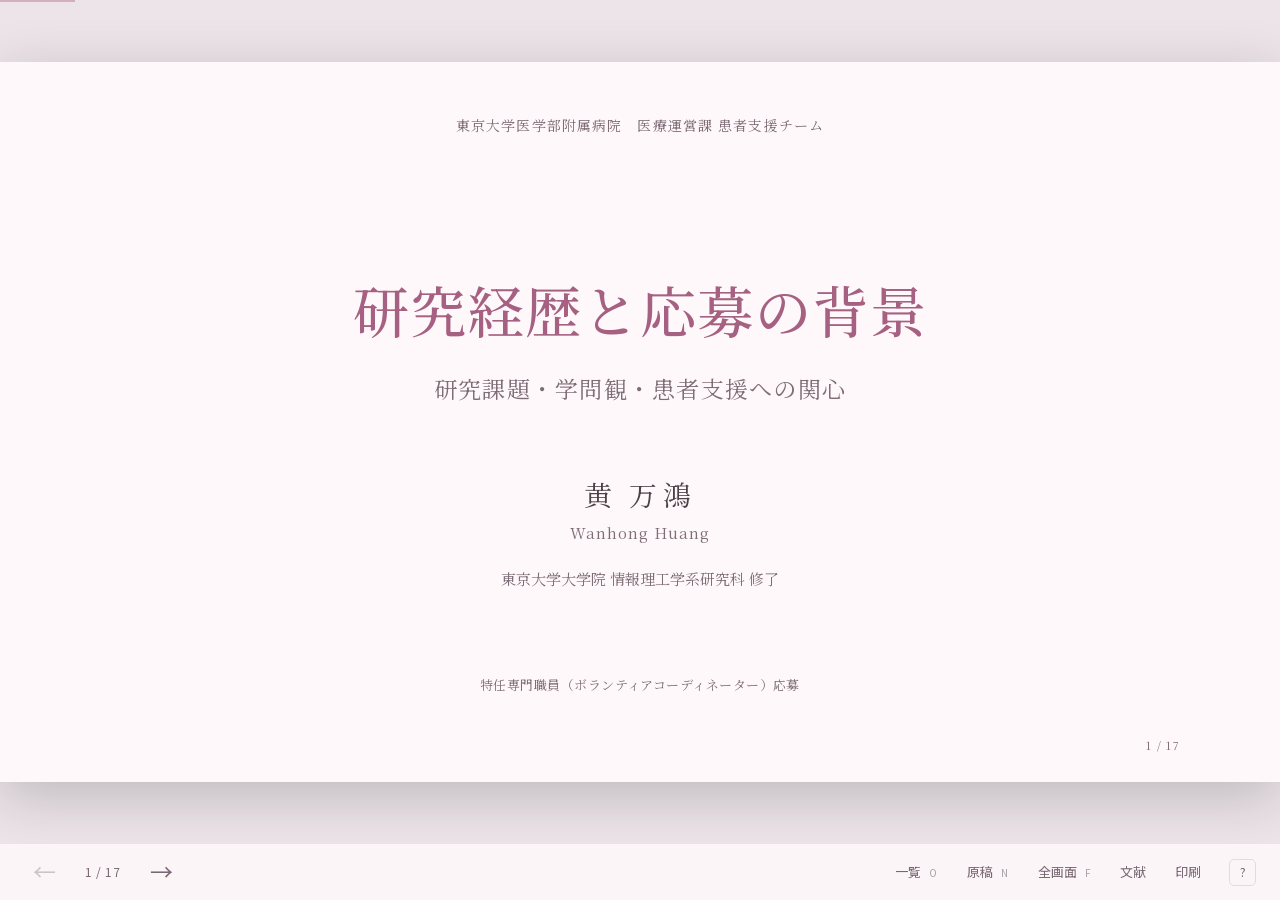
<file: presentation/index.html>
<!DOCTYPE html>

<html lang="ja">
<head>
<meta charset="utf-8"/>
<meta content="width=device-width, initial-scale=1" name="viewport"/>
<meta content="light" name="color-scheme"/>
<title>研究経歴と応募の背景 — 黄 万鴻 · 第十七版</title>
<link href="assets/css/style.css" rel="stylesheet"/>
<script defer="" src="assets/js/deck.js"></script>
<script defer="" src="assets/js/evidence.js"></script>
<link href="assets/css/editorial.css" rel="stylesheet"/><link href="assets/css/trajectory.css" rel="stylesheet"/></head>
<body>
<div aria-hidden="true" id="progress"></div>
<main aria-label="プレゼンテーション" id="viewport">
<div id="stage">
<section aria-labelledby="title-1" class="slide title-page active" data-title="研究経歴と応募の背景" id="slide-1">
<p class="occasion">東京大学医学部附属病院　医療運営課 患者支援チーム</p>
<div class="title-content">
<h1 id="title-1">研究経歴と応募の背景</h1>
<p class="title-subtitle">研究課題・学問観・患者支援への関心</p>
<div class="title-author"><p class="author-ja">黄 万鴻</p><p class="author-en">Wanhong Huang</p></div>
<p class="title-affiliation">東京大学大学院 情報理工学系研究科 修了</p>
</div>
<p class="title-occasion">特任専門職員（ボランティアコーディネーター）応募</p>
<footer class="footer"><span>黄 万鴻　／　研究経歴・研究課題・応募理由</span><span class="pg">01 / 17</span></footer>
<aside aria-hidden="true" class="speaker-notes"><p class="note-intent" lang="zh-CN">封面精简为姓名与学历背景。</p><h3>日本語の発表原稿</h3><div lang="ja"><p>黄万鴻と申します。現在は、哲学・人文社会科学を中心に研究と執筆を続けています。</p><p>私は工学から出発し、東京大学大学院で情報理工学を学び、その後、国立精神・神経医療研究センターで研究に携わりました。現在の研究は、主体性、価値、援助、義務、制度、そして人々が共に生きる条件へ広がっています。</p><p>本日は、これまでの研究経歴、学問の方向が変化した背景、現在の研究、そして患者支援に関わるこの職務への関心についてお話しします。</p></div><details><summary>中文对照</summary><div lang="zh-CN"><p>我叫黄万鴻。现在持续开展以哲学、人文与社会科学为中心的研究和写作。</p><p>我从工学出发，在东京大学大学院学习信息理工学，之后曾在国立精神・神经医疗研究中心从事研究。当前研究扩展到主体性、价值、援助、义务、制度以及人们共同生活的条件。</p><p>今天将介绍此前的研究经历、学问方向发生变化的背景、当前研究，以及对患者支援相关职位的关心。</p></div></details></aside>
</section>
<section aria-labelledby="title-2" class="slide trajectory-page" data-title="生涯と研究の歩み" id="slide-2"><header class="head"><p class="eyebrow">経歴・学修・研究領域</p><h2 id="title-2">生涯と研究の歩み</h2></header><div class="body"><div class="credentials-row">
<p class="credentials-label">学位・資格</p>
<div class="credentials-list">
<div><p class="credential-date">2023.11</p><p>ソフトウェア設計師<br/>（中国国家資格）</p></div>
<div><p class="credential-date">2021.06</p><p>大連理工大学 卒業<br/>工学学士・文学学士（日本語）</p></div>
<div><p class="credential-date">2024.03</p><p>東京大学大学院 修了<br/>修士（情報理工学）</p></div>
<div><p class="credential-date">2024.04</p><p>日本心理学検定 特１級</p></div>
</div></div>
<div aria-label="情報科学・工学、神経科学、ソフトウェア開発、人文・社会科学の並行した活動。神経科学は2024年1月頃から。ソフトウェア開発は2011年頃から現在まで断続的に従事。2010年から2023年を圧縮し、2024年以降を拡大表示。" class="trajectory-chart">
<div class="trajectory-axis-row"><p class="axis-label">時間軸</p><div class="trajectory-axis"><span class="time-tick first" style="left:0.00000%">2010</span><span class="time-tick" style="left:19.00000%">2017</span><span class="time-tick" style="left:32.57143%">2022</span><span class="time-tick" style="left:38.00000%">2024</span><span class="time-tick" style="left:71.81818%">2025.07</span><span class="time-tick last" style="left:100.00000%">2026.10</span></div></div>
<div class="trajectory-row"><div class="trajectory-label"><h3>情報科学・工学</h3><p>学修・研究</p></div><div class="trajectory-track"><span class="time-guide" style="left:19.00000%"></span><span class="time-guide" style="left:32.57143%"></span><span class="time-guide" style="left:38.00000%"></span><span class="time-guide" style="left:71.81818%"></span><div class="career-period self-study" data-end="2017-09" data-start="2010-01" style="left:0.00000%;width:20.80952%"><h3>独学</h3><p>ソフトウェア・<br/>プログラミング</p></div><div class="career-period undergraduate" data-end="2021-07" data-start="2017-09" style="left:20.80952%;width:10.40476%"><h3>学部課程</h3><p>ソフトウェア工学<br/>2017–2021</p></div><div class="career-period graduate" data-end="2024-04" data-start="2022-04" style="left:33.25000%;width:10.38636%"><h3>大学院</h3><p>情報理工学<br/>2022.04–2024.03</p></div></div></div><div class="trajectory-row"><div class="trajectory-label"><h3>神経科学・数理研究</h3><p>学修・研究</p></div><div class="trajectory-track"><span class="time-guide" style="left:19.00000%"></span><span class="time-guide" style="left:32.57143%"></span><span class="time-guide" style="left:38.00000%"></span><span class="time-guide" style="left:71.81818%"></span><div class="career-period neuroscience" data-end="2025-07" data-start="2024-01" data-start-precision="approximate-month" style="left:38.00000%;width:33.81818%"><h3>脳波解析・Neuromorphic Computing<br/>理論物理・代数学</h3><p>2024.01頃–2025.06</p></div></div></div><div class="trajectory-row"><div class="trajectory-label"><h3>ソフトウェア開発</h3><p>開発・実装</p></div><div class="trajectory-track"><span class="time-guide" style="left:19.00000%"></span><span class="time-guide" style="left:32.57143%"></span><span class="time-guide" style="left:38.00000%"></span><span class="time-guide" style="left:71.81818%"></span><div class="career-period development" data-continuity="intermittent" data-end="2026-10" data-start="2011-01" data-start-precision="approximate-year" style="left:2.71429%;width:97.28571%"><h3>ソフトウェアの開発・実装</h3><p>2011年頃–現在（断続的）</p></div></div></div><div class="trajectory-row"><div class="trajectory-label"><h3>人文・社会科学</h3><p>個人研究・研究主軸</p></div><div class="trajectory-track"><span class="time-guide" style="left:19.00000%"></span><span class="time-guide" style="left:32.57143%"></span><span class="time-guide" style="left:38.00000%"></span><span class="time-guide" style="left:71.81818%"></span><div class="career-period humanities-study" data-end="2025-07" data-start="2017-01" style="left:19.00000%;width:52.81818%"><h3>個人研究・継続的な学修</h3><p>2017–2025.06</p></div><div class="career-period humanities-main" data-end="2026-10" data-start="2025-07" style="left:71.81818%;width:28.18182%"><h3>研究の主軸</h3><p>2025.07–現在</p></div></div></div>
</div>
<p class="trajectory-scale">2010–2023年を圧縮し、2024年以降を拡大表示。開始時期の「頃」は概略、破線は断続的な活動。</p>
<p class="trajectory-reading">2025.07：人文・社会科学が研究の主軸に。2026.03：自己資金による独立研究を開始。</p></div><footer class="footer"><span>黄 万鴻　／　研究経歴・研究課題・応募理由</span><span class="pg">02 / 17</span></footer>
<aside aria-hidden="true" class="speaker-notes"><p class="note-intent" lang="zh-CN">以不等距时间轴呈现四条长期轨迹。按当前确认信息，将软件设计师资格记为2023.11，并把NCNP相关研究表述为脑电解析、Neuromorphic Computing、理论物理与代数学。</p><h3>日本語の発表原稿</h3><div lang="ja"><p>この図は、私の学修、研究、開発の歩みを、複数の軸として示したものです。上段には学位と資格をまとめ、２０１０年から２０２３年を圧縮し、２０２４年以降を広く表示しています。</p><p>情報科学と工学は、２０１０年頃からの独学に始まり、２０１７年から大学でソフトウェア工学を学び、２０２２年から２０２４年まで東京大学大学院で情報理工学を研究しました。２０２３年１１月には中国国家資格のソフトウェア設計師を取得しています。</p><p>２０２４年以降は、脳波解析、Neuromorphic Computing、理論物理、代数学を含む神経科学・数理研究にも取り組みました。国立精神・神経医療研究センターでは、脳波解析と計算モデルの研究開発に携わりました。</p><p>ソフトウェアの開発・実装は長期にわたり断続的に続けています。人文・社会科学も２０１７年頃から個人研究として継続し、２０２５年７月以降は研究の主軸となりました。２０２６年３月からは自己資金による独立研究として続けています。</p></div><details><summary>中文对照</summary><div lang="zh-CN"><p>这张图把学习、研究与开发的经历作为多条并行轨迹呈现。上方汇总学位与资格，时间轴压缩2010至2023年，并展开2024年之后的时期。</p><p>信息科学与工学从2010年前后的自学开始，2017年起正式学习软件工学，2022至2024年在东京大学大学院研究信息理工学。2023年11月取得中国国家资格“软件设计师”。</p><p>2024年以后，也开展包括脑电解析、Neuromorphic Computing、理论物理与代数学在内的神经科学与数理研究。在国立精神・神经医疗研究中心从事过脑电解析与计算模型的研究开发。</p><p>软件开发与实现长期断续持续。人文与社会科学从2017年前后起也一直作为个人研究并行推进，2025年7月以后成为研究主轴，2026年3月起以自费独立研究的方式持续开展。</p></div></details></aside>
</section>
<section aria-labelledby="title-3" class="slide era-conditions-page" data-title="現代の歴史的条件" id="slide-3">
<header class="head"><p class="eyebrow">時代背景</p><h2 id="title-3">現代の歴史的条件</h2></header>
<div class="body">
<p class="era-preface">AI・デジタル技術の拡張は、記号・信頼・主体の成立条件を大きく変えている。</p>
<div class="era-grid">
<article><p class="era-no">I</p><h3>記号の膨張</h3><p>記号の生成・流通が高速化し、経験・対象との接続条件が不安定になる。</p></article>
<article><p class="era-no">II</p><h3>信頼形成の変容</h3><p>情報源、媒介、履歴、制度、権力配置が重なり、信頼の成立経路が複雑になる。</p></article>
<article><p class="era-no">III</p><h3>主体性の再編</h3><p>認識・判断・責任が、人間・AI・制度の関係のなかで再配置される。</p></article>
</div>
<p class="era-closing">この歴史的条件が、正義・倫理・関係・制度を改めて考える契機となった。</p>
</div>
<footer class="footer"><span>黄 万鴻　／　研究経歴・研究課題・応募理由</span><span class="pg">03 / 17</span></footer>
<aside aria-hidden="true" class="speaker-notes"><p class="note-intent" lang="zh-CN">研究課題の定義へ急がず、まずGRT形成の背景となった歴史的条件を三つの変化として示す。</p><h3>日本語の発表原稿</h3><div lang="ja"><p>私の研究の前には、まず一つの時代背景があります。AIとデジタル技術の発展によって、知識、判断、関係形成の条件そのものが大きく変わりつつあります。</p><p>一つ目は記号の膨張です。文章、画像、評価、指標などの記号が大量かつ高速に生成されるようになり、記号がどの経験や対象、関係に結びついているのかを確かめる条件が不安定になっています。</p><p>二つ目は信頼形成の変容です。信頼は、情報内容に加えて、情報源、履歴、媒介技術、制度、権力配置などの重なりのなかで形成され、その経路が複雑になっています。</p><p>三つ目は主体性の再編です。AIや制度が認識や判断に深く参与することで、誰が知り、誰が判断し、誰が責任を担うのかという配置が変化しています。</p><p>私は、こうした歴史的条件のなかで、正義、倫理、関係、制度、主体性を改めて考える必要を感じるようになりました。具体的な研究課題は、その後の理論形成のなかで、より明確に定義してきました。</p></div><details><summary>中文对照</summary><div lang="zh-CN"><p>在具体研究问题之前，我认为首先存在一个时代背景。AI与数字技术的发展正在改变知识、判断和关系形成本身的条件。</p><p>第一是符号膨胀。文本、图像、评价、指标等符号能够被大量高速生成，符号与经验、对象及关系之间的连接条件因此变得更不稳定。</p><p>第二是信任形成方式的变化。信任越来越由信息源、历史、中介技术、制度和权力配置等多种条件共同形成。</p><p>第三是主体性的重组。AI和制度越来越深地参与认识与判断，谁在认识、谁在判断、谁承担责任的配置也随之变化。</p><p>正是在这些历史条件下，我逐渐把正义、伦理、关系、制度和主体性视为需要重新思考的问题。更严格的研究问题，是在后续理论形成过程中才逐步定义出来的。</p></div></details></aside></section>
<section aria-labelledby="title-4" class="slide life-choice-page" data-title="生涯転回：審美判断と規範判断" id="slide-4">
<header class="head"><p class="eyebrow">生涯の選択</p><h2 id="title-4">生涯転回：審美判断と規範判断</h2></header>
<div class="body"><div class="life-judgment-intro">
<p>この時代に、正義・倫理・主体・関係・制度を考えることを、<br/>美しいと感じた。</p>
</div><div class="life-judgment-grid">
<article class="aesthetic-judgment">
<p class="judgment-label">審美判断</p>
<h3>言葉になる前の、生涯の方向感覚。</h3>
<p>美しさへの感受が、生涯の方向感覚として現れる。</p>
</article>
<article class="normative-judgment">
<p class="judgment-label">規範判断</p>
<h3>共有可能な理由を通じて、正当化の条件を検討する。</h3>
<p>歴史的・関係的条件を分析し、正義・義務・権利・責任・制度の成立条件を論証する。</p>
</article>
</div><p class="life-judgment-conclusion">審美判断が生涯の方向を与え、規範判断が研究の論証を担う。</p></div>
<footer class="footer"><span>黄 万鴻　／　研究経歴・研究課題・応募理由</span><span class="pg">04 / 17</span></footer>
<aside aria-hidden="true" class="speaker-notes"><p class="note-intent" lang="zh-CN">将生涯转向中的审美判断与后续研究中的规范判断明确分开。审美判断作为先于完整符号化和理由化的方向感，规范判断承担正义、义务、权利与制度的论证。</p><h3>日本語の発表原稿</h3><div lang="ja">
<p>この生涯転回を、私は審美判断として経験しました。この時代に、正義、倫理、主体、関係、制度を考えることを、美しいと感じた。その感覚が、研究に向かう方向を先に与えました。</p>
<p>ここでいう美しさは、理由より先に感受として現れます。空を見て美しいと感じるときのように、言葉や概念が後からその輪郭を与えます。</p>
<p>その後の研究では、規範判断を別の課題として扱います。歴史的・関係的条件を分析し、何が正当か、どのような権利、義務、責任、制度が成立しうるかを、他者と共有可能な理由として検討します。</p>
<p>私にとって、生涯の方向を与えたものが審美判断であり、その方向のなかで理論を論証していく仕事が規範判断です。</p>
</div><details><summary>中文对照</summary><div lang="zh-CN">
<p>这次生涯转向，对我而言首先是一种审美判断。在这个时代思考正义、伦理、主体、关系和制度，我感到这是美的。这个感受先于完整的理由说明，为研究赋予了方向。</p>
<p>这里的美首先以感受出现。更像仰望天空时感到美丽，语言和概念是在之后为这种方向感勾勒轮廓。</p>
<p>之后的研究则把规范判断作为另一个问题来处理。通过分析历史性和关系性条件，讨论什么是正当的、何种权利义务责任和制度可以成立，并尝试给出可以与他人共享的理由。</p>
<p>因此，对我而言，审美判断赋予生涯方向，规范判断承担沿着这个方向进行理论论证的工作。</p>
</div></details></aside></section>
<section aria-labelledby="title-5" class="slide evidence-page evidence-methods methods-page formalism-page" data-title="学問観と研究方法" id="slide-5">
<header class="head"><p class="eyebrow">学問と生き方</p><h2 id="title-5">学問観と研究方法</h2></header><div class="body">
<div class="evidence-layout"><div class="evidence-argument method-argument">
<p class="evidence-thought">至道は相無く、<br/>縁に随ひて顕る。</p>
<p class="method-core">問いが生じる歴史的・関係的条件を捉え、<br/>対象の構造と生成過程に応じて方法を編成する。</p>
<p class="method-view-conclusion">学問分野は、歴史的・関係的条件のもとで生じる問題に応答する、方法上の一つの姿である。</p><dl class="method-steps">
<div><dt>I</dt><dd><strong>生成条件を捉える</strong><span>歴史・関係・制度・主体的位置</span></dd></div>
<div><dt>II</dt><dd><strong>方法を選ぶ</strong><span>哲学・法学・数学・工学・理論物理・神経科学…</span></dd></div>
<div><dt>III</dt><dd><strong>往復して更新する</strong><span>概念 ↔ 形式 ↔ 実装 ↔ 経験</span></dd></div>
</dl>
</div><div class="evidence-material"><p class="method-example-label-v15">方法の一例</p><div class="paper-heading"><p>形式化の構成 · 理論的提案・プレプリント · 2025</p><h3><a href="assets/papers/field-theoretical-linguistics.pdf" rel="noreferrer" target="_blank">Towards Group Field-Theoretical Linguistics</a></h3></div><div class="formalism-outline"><figure class="paper-figure formalism-row">
<figcaption><span>言語体系の記述</span><a href="assets/papers/field-theoretical-linguistics.pdf#page=8" rel="noreferrer" target="_blank">式（1）· p.8／対応づけ：§3.1 · p.12 ↗</a></figcaption>
<div class="formalism-eq eq-1"><img alt="LaTeXで組版した式 1" class="tex-equation" src="assets/equations/eq1.svg"/></div>
</figure><figure class="paper-figure formalism-row">
<figcaption><span>個別の言語体系の成立</span><a href="assets/papers/field-theoretical-linguistics.pdf#page=13" rel="noreferrer" target="_blank">§3.2 · p.13（番号なし） ↗</a></figcaption>
<div class="formalism-eq eq-2"><img alt="LaTeXで組版した式 2" class="tex-equation" src="assets/equations/eq2.svg"/></div>
</figure><figure class="paper-figure formalism-row">
<figcaption><span>統語構造の生成</span><a href="assets/papers/field-theoretical-linguistics.pdf#page=14" rel="noreferrer" target="_blank">式（22）· p.14 ↗</a></figcaption>
<div class="formalism-eq eq-3"><img alt="LaTeXで組版した式 3" class="tex-equation" src="assets/equations/eq3.svg"/></div>
</figure><figure class="paper-figure formalism-row">
<figcaption><span>意味の解釈</span><a href="assets/papers/field-theoretical-linguistics.pdf#page=15" rel="noreferrer" target="_blank">式（23）· p.15 ↗</a></figcaption>
<div class="formalism-eq eq-4"><img alt="LaTeXで組版した式 4" class="tex-equation" src="assets/equations/eq4.svg"/></div>
</figure></div><p class="formalism-note">作用 S は言語体系を、状態は個々の統語構造を表す。</p><p class="formalism-provenance">群場論の形式を、言語体系・構造・意味の生成関係へ応用した例。</p></div></div></div>

<footer class="footer"><span>黄 万鴻　／　研究経歴・研究課題・応募理由</span><span class="pg">05 / 17</span></footer>
<aside aria-hidden="true" class="speaker-notes"><p class="note-intent" lang="zh-CN">学問観を最初に一文で明示し、研究方法を三段階で示す。右側はV10の四つの原稿式を復帰させ、明確に「方法の一例」と位置づける。</p><h3>日本語の発表原稿</h3><div lang="ja"><p>私の学問観を、一言では「至道は相無く、縁に随ひて顕る」と表しています。研究では、問いが生じる歴史的・関係的条件を捉え、対象の構造と生成過程に応じて方法を編成します。</p><p>第一に、その問いがどのような歴史、関係、制度、主体的位置のなかで生じたのかを捉えます。第二に、対象が要求する区別と構造に応じて方法を選びます。哲学、法学、数学、工学、理論物理、神経科学などは、この段階で方法として現れます。第三に、概念化、形式化、実装、経験を往復しながら、理論の射程と形式を更新します。</p><p>右側は、その方法の一例です。二〇二五年の群場論言語学では、言語体系、統語構造、意味という複数の水準を記述するために、群場論の作用、対称性の破れ、生成演算子などの形式を用いました。</p><p>四つの式は、言語体系の記述、個別体系の成立、統語構造の生成、意味の解釈という異なる水準を示しています。この例で重要なのは、対象の構造に合わせて必要な形式を借用し、再構成する方法です。</p><p>別の問題では、歴史研究、法解釈、質的分析、統計、ソフトウェア実装などが中心になります。学問分野は、歴史的・関係的条件のもとで生じる問題に応答する、方法上の一つの姿だと考えています。</p></div><details><summary>中文对照</summary><div lang="zh-CN"><p>我的学问观，可以用“至道无相，随缘显化”来表达。研究时，先把握问题产生的历史性与关系性条件，再根据对象的结构与生成过程来编成方法。</p><p>第一，把握问题产生的历史、关系、制度和主体位置。第二，根据对象要求的区分与结构选择方法。哲学、法学、数学、工学、理论物理、神经科学等，都在这一阶段作为方法出现。第三，在概念化、形式化、实现与经验之间往返，持续更新理论的范围和形式。</p><p>右侧只是这一方法的一例。2025年的群场论语言学，为了描述语言体系、句法结构与意义的多个层次，使用了作用、对称破缺和生成算子等群场论形式。</p><p>四组公式分别对应语言体系的描述、个别体系的成立、句法结构的生成和意义解释。这里真正重要的不是群场论本身，而是根据对象结构借用并重新组织适当形式的方法。</p><p>面对其他问题时，历史研究、法律解释、质性分析、统计、软件实现等都可能成为中心方法。学科是在历史性与关系性条件中，对具体问题作出回应时显现的一种方法形态。</p></div></details></aside></section>
<section aria-labelledby="title-6" class="slide classical-page" data-title="学問の歴史的・関係的生成" id="slide-6"><header class="head"><p class="eyebrow">学問と生き方</p><h2 id="title-6">学問の歴史的・関係的生成</h2></header>
<div class="body">
<p class="classical-thesis">人びとの生と時代に開かれた学問は、歴史的・関係的・生成的に形を変える。</p><div class="quotation-spread"><figure class="classic-figure"><blockquote>聖人は常の心無く、<br/>百姓の心を以て心と為す。</blockquote><figcaption>『老子』第四十九章・書き下し文</figcaption></figure>
<div class="reading fr"><p>歴史性：学問の問いや方法には、<br/>それが成立した時代の条件がある。</p><p>関係性：学問の対象や意味は、<br/>人々の生活や制度と関係している。</p><p>生成性：新たな問題や経験により、<br/>学問の枠組み自体も変わりうる。</p></div>
</div>
</div><footer class="footer"><span>黄 万鴻　／　研究経歴・研究課題・応募理由</span><span class="pg">06 / 17</span></footer>
<aside aria-hidden="true" class="speaker-notes"><p class="note-intent" lang="zh-CN">将经典引文与个人学问观分开。强调学问的历史性、关系性、生成性，以及随问题学习和创造方法的姿态。</p><h3>日本語の発表原稿</h3><div lang="ja"><p>《老子》第四十九章に、「聖人は常の心無く、百姓の心を以て心と為す」とあります。私はこの言葉を、人びとの生と時代に開かれた学問が、歴史的・関係的・生成的に形を変えるという学問観へつなげて受け止めています。</p><p>それぞれの学問には、特定の時代と関係のなかで生まれた契機があります。学問にも縁起があります。向き合う問題が異なれば、適した方法も変わります。</p><p>人々の暮らしに貢献するため、問いに応じて学び、方法をつくり、必要に応じて学び直す。その姿勢を大切にしています。</p><p>学問そのものも、歴史性、関係性、生成性をもちます。時代と関係のなかで生まれ、新しい問題や経験によって枠組みも変化します。この理解が、私の研究の広がりと生き方の両方につながっています。</p></div><details><summary>中文对照</summary><div lang="zh-CN"><p>《老子》第四十九章有“圣人无常心，以百姓心为心”。我把它与一种学问观相连：向人的生活和时代敞开的学问，会以历史性、关系性与生成性的方式持续改变自身形态。</p><p>每门学问都有在特定时代与关系中形成的契机。学问也有缘起。面对的问题不同，适合的方法也会变化。</p><p>为了对人的生活有所贡献，我希望随问题而学习、创造方法，并在需要时重新学习。</p><p>学问本身也具有历史性、关系性与生成性。它在时代和关系中产生，也会因新的问题与经验而改变框架。这种理解连接着我的研究范围与生活姿态。</p></div></details></aside>
</section>
<section aria-labelledby="title-7" class="slide evidence-page evidence-foundation foundation-page research" data-title="主体形成と生成的関係能力" id="slide-7"><header class="head"><p class="eyebrow">研究 I　主体性と関係</p><h2 id="title-7">主体形成と生成的関係能力</h2></header><div class="body">
<div class="evidence-layout"><div class="evidence-argument"><p class="evidence-thought">生成的関係能力<br/><span class="concept-definition">共有された関係の場に入り、<br/>維持し、変容・再生産する能力。</span></p><p class="evidence-explanation">論文では、この能力が関係への参与を<br/>通じて生成され続ける過程として、<br/>主体形成を理論的に検討しています。</p><p class="evidence-note">初期発達の研究を理論的に読み直し、<br/>主体形成の中心命題と<br/>生成的関係能力の定義を示した原稿。</p></div>
<div class="evidence-material"><div class="paper-heading"><p>理論研究・プレプリント · 2026</p><h3><a href="assets/papers/subject-formation.pdf" rel="noreferrer" target="_blank">Towards a Generative Relational Theory of Subject Formation</a></h3></div><figure class="paper-figure"><button aria-label="原稿を拡大：§2.1 · p.3｜関係のなかでの主体形成（命題全体）" class="evidence-open" data-caption="Towards a Generative Relational Theory of Subject Formation: A Preliminary Inquiry into Early Development — §2.1 · p.3｜関係のなかでの主体形成（命題全体）" data-image="assets/evidence/subject-formation-core.png" data-pdf="assets/papers/subject-formation.pdf#page=3" type="button"><img alt="主体が関係のなかで生成され、自己と他者の境界及び関係を再生産する能力が形成されるという中心命題の囲み全体。" src="assets/evidence/subject-formation-core.png"/></button><figcaption><span>§2.1 · p.3｜関係のなかでの主体形成（命題全体）</span><a href="assets/papers/subject-formation.pdf#page=3" rel="noreferrer" target="_blank">原文 PDF ↗</a></figcaption></figure><figure class="paper-figure"><button aria-label="原稿を拡大：§2.2 · p.4｜生成的関係能力と主体形成の定義" class="evidence-open" data-caption="Towards a Generative Relational Theory of Subject Formation: A Preliminary Inquiry into Early Development — §2.2 · p.4｜生成的関係能力と主体形成の定義" data-image="assets/evidence/subject-definition.png" data-pdf="assets/papers/subject-formation.pdf#page=4" type="button"><img alt="共有された関係の場への参与を通じて能力が生成し続けることを述べた定義の囲み全体。" src="assets/evidence/subject-definition.png"/></button><figcaption><span>§2.2 · p.4｜生成的関係能力と主体形成の定義</span><a href="assets/papers/subject-formation.pdf#page=4" rel="noreferrer" target="_blank">原文 PDF ↗</a></figcaption></figure></div></div>
</div><p class="source">Huang（2026）, Subject Formation, §§2.1–2.2, pp.3–4 · <a href="https://works.hcommons.org/records/4e4ne-13w70" rel="noreferrer" target="_blank">公開記録 ↗</a> ／ <a href="assets/papers/rethinking-relation.pdf" rel="noreferrer" target="_blank">関係論の基礎原稿 ↗</a> · <a href="evidence.html#subject2026" rel="noreferrer" target="_blank">書誌・資料一覧 ↗</a></p><footer class="footer"><span>黄 万鴻　／　研究経歴・研究課題・応募理由</span><span class="pg">07 / 17</span></footer>
<aside aria-hidden="true" class="speaker-notes">
<p class="note-intent" lang="zh-CN">以主体形成和生成性关系能力为研究对象，解释原稿对进入、维持、变容及再生产共享关系场的能力所作的定义。用第3页完整的主体生成命题与第4页完整的能力定义建立对应，明确这是对既有初期发展研究的理论性重读。</p>
<h3>日本語の発表原稿</h3><div lang="ja"><p>ここからは、現在の五つの研究領域について、研究対象と原稿の内容をご紹介します。最初は、初期発達における主体形成を、生成的・関係的な枠組みから考察する研究です。</p><p>上の原文は、主体が関係のなかで生成するという、この論文の中心命題です。初期の未分化な関係の場から、自己と他者の境界が形づくられる過程を考えています。下の原文では、共有される関係の場に入り、それを持続させ、変え、再び生み出す能力を定義しています。主体形成を、その能力が参加を通して生成され続ける過程として捉えています。</p><p>既存の初期発達研究を理論的に読み直し、参加のなかで主体としての能力が育つ条件を検討しています。</p><p>さらに、関係そのもの、それが私たちに現れる姿、私たちが知り得ることを区別しながら、理論の基礎を考えています。</p></div>
<details><summary>中文对照</summary><div lang="zh-CN"><p>接下来，我介绍目前五个研究领域的研究对象与原稿内容。首先，是从生成性关系性框架出发，考察初期发展中主体形成的研究。</p>
<p>上方原文是论文的中心命题：主体并不先于关系，而是在关系之中生成。论文思考的是，从初期尚未分化的关系场中，自我与他者的边界如何形成。下方原文定义了进入、维持、改变并重新生成共享关系场的能力。我将主体形成理解为：这样的能力通过参与而持续生成的过程。</p>
<p>这是对既有早期发展研究进行理论性重读的一项尝试。研究重点之一，是主体能力在参与过程中成长的条件。</p>
<p>我也从理论基础层面区分关系本身、关系的显现形态，以及我们能够认识到的内容。</p></div></details>
</aside>
</section>
<section aria-labelledby="title-8" class="slide gre-cycle-page research" data-title="生成的関係経済学：価値の生成と循環" id="slide-8">
<header class="head"><p class="eyebrow">研究 II　生成的関係経済学</p><h2 id="title-8">生成的関係経済学：価値の生成と循環</h2></header>
<div class="body">
<p class="gre-cycle-thesis">価値を、現在の成果・生成能力・循環・再生産を含む時間的過程として捉える。</p>
<div class="gre-cycle-flow">
<article><p class="gre-cycle-no">I</p><h3>生成条件</h3><p>資源、知識、能力、関係、制度、選択可能性</p></article>
<div class="gre-arrow">→</div>
<article><p class="gre-cycle-no">II</p><h3>生成活動</h3><p>研究、協働、ケア、学習、制作、制度運用</p></article>
<div class="gre-arrow">→</div>
<article><p class="gre-cycle-no">III</p><h3>生成された価値</h3><p>成果、知識、能力、信頼、安心、新たな関係</p></article>
<div class="gre-arrow">→</div>
<article><p class="gre-cycle-no">IV</p><h3>還流・再生産</h3><p>学習、保守、記録、基盤整備、組織記憶</p></article>
</div>
<div class="gre-return"><span>還流</span><p>生まれた価値の一部が、次の生成条件と生成能力を変える。</p></div>
<div class="gre-focus"><span>分析の焦点</span><p>生成主体　／　循環経路　／　価値の認識　／　分配　／　生成主体への還流　／　将来の生成能力</p></div>
</div>
<p class="source">Huang（2026）, <em>Generative Value</em>, Ch.14 · <a href="https://works.hcommons.org/records/z7w6x-v3g60" rel="noreferrer" target="_blank">公開記録 ↗</a> · <a href="https://zenodo.org/records/23130394" rel="noreferrer" target="_blank">GRE Research Programme ↗</a></p>
<footer class="footer"><span>黄 万鴻　／　研究経歴・研究課題・応募理由</span><span class="pg">08 / 17</span></footer>
<aside aria-hidden="true" class="speaker-notes"><p class="note-intent" lang="zh-CN">原稿スクリーンショットを外し、GREの中心的な分析対象を「生成条件→活動→価値→還流・再生産」という見える構造で示す。</p><h3>日本語の発表原稿</h3><div lang="ja"><p>生成的関係経済学では、価値が生まれ、関係のなかを移動し、次の生成条件へ戻る時間的過程まで含めて研究しています。</p><p>分析の出発点には生成条件があります。資源、知識、能力、関係、制度、選択可能性などです。そこから研究、協働、ケア、学習、制作、制度運用といった生成活動が行われ、成果、知識、能力、信頼、安心、新たな関係などの価値が生まれます。</p><p>重要なのは、その価値がどこへ届き、誰に認識され、どのように分配されるかです。そして、学習、保守、記録、基盤整備、組織記憶などを通じて価値の一部が還流すると、次の活動を可能にする生成条件そのものが変化します。</p><p>したがって、分析の焦点は、生成主体、循環経路、価値の認識、分配、還流、将来の生成能力に置かれます。</p><p>患者支援やボランティア活動でも、一回の支援結果と、そこで生まれた経験、能力、信頼、記録が次の支援を可能にする条件へつながる過程を考えることができます。</p></div><details><summary>中文对照</summary><div lang="zh-CN"><p>生成性关系经济学把价值作为一个时间过程研究：价值如何生成、在关系中流动，并返回成为下一轮生成条件。</p><p>起点是生成条件，包括资源、知识、能力、关系、制度和选择可能性。基于这些条件发生研究、协作、照护、学习、制作和制度运行等生成活动，并产生成果、知识、能力、信任、安心和新的关系。</p><p>关键在于这些价值到达哪里、被谁认识、怎样分配，以及是否通过学习、维护、记录、基础设施和组织记忆等方式发生回流。回流会改变下一轮活动的生成条件。</p><p>因此分析关注生成主体、循环路径、价值认识、分配、回流以及未来的生成能力。</p><p>在患者支持与志愿活动中，也可以观察一次支持产生的经验、能力、信任与记录，如何成为下一次支持的条件。</p></div></details></aside></section>
<section aria-labelledby="title-9" class="slide evidence-page evidence-aid aid-page research" data-title="援助理論：価値生成と支援の権利" id="slide-9"><header class="head"><p class="eyebrow">研究 III　援助理論</p><h2 id="title-9">援助理論：価値生成と支援の権利</h2></header><div class="body">
<div class="evidence-layout"><div class="evidence-argument"><p class="evidence-thought">支援による価値生成と<br/>支援を受ける権利の区別</p><p class="evidence-explanation">受援と返礼義務を分離して扱います。<br/>尊厳の保護を、生成性の評価に先立つ制約として置きます。</p><p class="evidence-note">長期的な支援の必要性も、<br/>この区別のもとで検討します。</p></div>
<div class="evidence-material"><div class="paper-heading"><p>Working Draft・プレプリント · 2026</p><h3><a href="assets/papers/aid-reciprocity.pdf" rel="noreferrer" target="_blank">From Aid Dependency to Generative Reciprocity</a></h3></div><figure class="paper-figure"><button aria-label="原稿を拡大：Claim 8.2 · p.29｜受援と返礼義務の区別（全文）" class="evidence-open" data-caption="From Aid Dependency to Generative Reciprocity: Rethinking Development Assistance in a Relational Framework — Claim 8.2 · p.29｜受援と返礼義務の区別（全文）" data-image="assets/evidence/aid-no-return.png" data-pdf="assets/papers/aid-reciprocity.pdf#page=29" type="button"><img alt="受援が提供者への返礼義務を生まないことと、価値生成及び支援の権利の区別を述べる論断全体。" src="assets/evidence/aid-no-return.png"/></button><figcaption><span>Claim 8.2 · p.29｜受援と返礼義務の区別（全文）</span><a href="assets/papers/aid-reciprocity.pdf#page=29" rel="noreferrer" target="_blank">原文 PDF ↗</a></figcaption></figure><figure class="paper-figure"><button aria-label="原稿を拡大：Constraint 8.5 · p.31｜尊厳を守る制約（全文）" class="evidence-open" data-caption="From Aid Dependency to Generative Reciprocity: Rethinking Development Assistance in a Relational Framework — Constraint 8.5 · p.31｜尊厳を守る制約（全文）" data-image="assets/evidence/aid-dignity.png" data-pdf="assets/papers/aid-reciprocity.pdf#page=31" type="button"><img alt="尊厳の保護をあらゆる生成性の評価に先立たせ、その結果にかかわらず維持する制約の全文。" src="assets/evidence/aid-dignity.png"/></button><figcaption><span>Constraint 8.5 · p.31｜尊厳を守る制約（全文）</span><a href="assets/papers/aid-reciprocity.pdf#page=31" rel="noreferrer" target="_blank">原文 PDF ↗</a></figcaption></figure><p class="artifact-reading">援助の生成的な働きと、支援を受ける権利を別の分析課題として扱う。</p></div></div>
</div><p class="source">Huang（2026）, From Aid Dependency to Generative Reciprocity, pp.29, 31 · <a href="https://works.hcommons.org/records/p6yaz-6qz86" rel="noreferrer" target="_blank">公開記録 ↗</a> · <a href="evidence.html#aid2026" rel="noreferrer" target="_blank">書誌・資料一覧 ↗</a></p><footer class="footer"><span>黄 万鴻　／　研究経歴・研究課題・応募理由</span><span class="pg">09 / 17</span></footer>
<aside aria-hidden="true" class="speaker-notes">
<p class="note-intent" lang="zh-CN">以原稿的 Claim 8.2 与 Constraint 8.5 说明价值生成、支援权利、返还义务及尊严保护之间的区分。将这些表述为论文采用的理论和规范立场，不把编号论断视为已经得到经验验证的结论。</p>
<h3>日本語の発表原稿</h3><div lang="ja"><p>援助理論では、支援を通じて何が生まれるかという評価と、支援を受ける権利の関係を研究しています。</p>
<p>援助を考えるとき、どのくらいの資源が届けられたかとともに、その人が何に参加できるようになったか、どのような選択肢が開かれたか、支える関係が続いていくか、ということも考えたいと思っています。</p>
<p>画面に示した論文では、受援と返礼義務を独立した規範問題として扱っています。生まれた価値の評価と、支援を受ける権利も区別して考えています。さらに、人の尊厳の保護を、生成された価値の評価に先立つ制約として置いています。</p>
<p>この研究では、人の尊厳と支援を受ける権利を、返礼能力や自立能力から独立した規範的位置に置いています。長期的な支援を必要とする生活も、継続的な支援によって保たれる生活も、この枠組みのなかで扱います。</p>
<p>その人の置かれた状況を踏まえながら、資源、参加の機会、関係の持続をどう組み立てるか。援助理論では、そうした支援のあり方を考えています。</p></div>
<details><summary>中文对照</summary><div lang="zh-CN"><p>在援助理论中，我研究的是：对于支援所生成事物的评价，与获得支援的权利之间的关系。</p>
<p>思考援助时，除了有多少资源被送达，我也希望追问：这个人因此能够参与什么，打开了怎样的选择，以及支持他的关系能否持续。</p>
<p>画面上展示的论文将受援与返还义务作为彼此独立的规范问题处理，并区分所生成价值的评价与获得支援的权利。人的尊严保护被置于生成价值评价之前，作为更基础的约束。</p>
<p>在这项研究中，人的尊严与获得支援的权利具有独立于回报能力和自立能力的规范位置。长期支援的需要，以及依靠持续支援维系的生活，都在这一框架中得到分析。</p>
<p>援助理论由具体处境出发，研究资源、参与机会与关系持续条件的组织方式。</p></div></details>
</aside>
</section>
<section aria-labelledby="title-10" class="slide evidence-page evidence-humanitarian humanitarian-page research" data-title="人道的義務の形成と正当化" id="slide-10"><header class="head"><p class="eyebrow">研究 IV　人道主義</p><h2 id="title-10">人道的義務の形成と正当化</h2></header><div class="body">
<div class="evidence-layout"><div class="evidence-argument"><div class="distinction"><h3>形成の一つの経路</h3><p>美的・評価的な経験から、<br/>関心と保護への志向へ。</p></div><div class="distinction"><h3>正当化との区別</h3><p>規範が生まれる過程と、<br/>その規範の妥当性。</p></div><p class="evidence-note">関心が生まれる経路は多様です。</p></div>
<div class="evidence-material"><div class="paper-heading"><p>DRAFT・プレプリント · 2026</p><h3><a href="assets/papers/humanitarian-obligation.pdf" rel="noreferrer" target="_blank">The Emergence of Humanitarian Obligation</a></h3></div><figure class="paper-figure"><button aria-label="原稿を拡大：§3.3 · p.12｜関心・保護への志向が生まれる一つの経路" class="evidence-open" data-caption="The Emergence of Humanitarian Obligation: Recognition, Norm Formation, and Relational Responsibility — §3.3 · p.12｜関心・保護への志向が生まれる一つの経路" data-image="assets/evidence/humanitarian-concern.png" data-pdf="assets/papers/humanitarian-obligation.pdf#page=12" type="button"><img alt="可能な経路の記述と、関心が生まれる多様な経路を含む段落全体を連続して抜粋。" src="assets/evidence/humanitarian-concern.png"/></button><figcaption><span>§3.3 · p.12｜関心・保護への志向が生まれる一つの経路</span><a href="assets/papers/humanitarian-obligation.pdf#page=12" rel="noreferrer" target="_blank">原文 PDF ↗</a></figcaption></figure><figure class="paper-figure"><button aria-label="原稿を拡大：§13.1 · p.48｜規範の生成と正当化の区別" class="evidence-open" data-caption="The Emergence of Humanitarian Obligation: Recognition, Norm Formation, and Relational Responsibility — §13.1 · p.48｜規範の生成と正当化の区別" data-image="assets/evidence/humanitarian-distinction.png" data-pdf="assets/papers/humanitarian-obligation.pdf#page=48" type="button"><img alt="節見出しと第一段落全体。美的・評価的な経験から規範形成へ至る可能な過程と、その説明だけでは正当化できないという限定を共に示す。" src="assets/evidence/humanitarian-distinction.png"/></button><figcaption><span>§13.1 · p.48｜規範の生成と正当化の区別</span><a href="assets/papers/humanitarian-obligation.pdf#page=48" rel="noreferrer" target="_blank">原文 PDF ↗</a></figcaption></figure></div></div>
</div><p class="source">Huang（2026）, The Emergence of Humanitarian Obligation, §§3.3, 13.1, pp.12, 48 · <a href="https://works.hcommons.org/records/rdh4m-a2259" rel="noreferrer" target="_blank">公開記録 ↗</a> · <a href="evidence.html#humanitarian2026" rel="noreferrer" target="_blank">書誌・資料一覧 ↗</a></p><footer class="footer"><span>黄 万鴻　／　研究経歴・研究課題・応募理由</span><span class="pg">10 / 17</span></footer>
<aside aria-hidden="true" class="speaker-notes">
<p class="note-intent" lang="zh-CN">展示理论具体提出的可能路径：美的或评价性的重要性如何形成关心与保护倾向；再以规范生成的具体论述说明其与正当化的区别。第一段呈现关心形成路径的多样性，第二段呈现规范形成说明与规范正当化之间的分析区分。</p>
<h3>日本語の発表原稿</h3><div lang="ja"><p>人道主義に関する研究では、他者への関心や義務が形成される過程と、その義務を正当化する過程を区別して考えています。</p><p>上の原文は、私が検討している可能な経路の一つです。明確に「こうすべきだ」と言葉にする前に、出会った存在や関係が、美しい、大切だ、失いたくないと感じられることがあります。そこから関心が生まれ、守ろうとする方向づけが生まれる場合があります。このような、十分に言語化される前の経験から応答へ至る過程を考えています。</p><p>関心が生まれる経路は多様です。役割、親族関係、宗教、連帯、制度的な教育、明示的な道徳的推論なども、その契機になり得ます。画面には、この多様性を含む原文を示しています。</p><p>下の原文は、美的・評価的な経験に対する応答が、関係のなかを伝わり、規範として表現され、定着する可能性を述べています。その形成過程の説明と、その規範の妥当性の判断を、別の分析課題として扱っています。</p><p>感じ方にも偏りや限界があります。関心が生まれる過程と、その後の吟味をともに考えることで、他者への関わりを丁寧に理解したいと思っています。</p></div>
<details><summary>中文对照</summary><div lang="zh-CN"><p>在人道主义研究中，我区分对他人的关切与义务形成的过程，以及对这些义务的正当化。</p>
<p>上方原文展示的是我所考察的一条可能路径。在明确说出“应该如此”之前，我们可能已经感受到相遇的存在或关系是美的、重要的、不愿失去的。由此可能产生关心，以及希望加以保护的倾向。我思考的，是从这种尚未充分语言化的经验走向回应的过程。</p>
<p>这不是必然发生的顺序。关切也可能来自角色、亲属关系、宗教、团结、制度教育，以及明确的道德推理等。画面保留了包含这些限定的原文。</p>
<p>下方原文讨论的是，对于审美或评价性经验的回应，可能在关系中传播，形成规范表达，并逐渐稳定。解释这样的生成过程，与这一规范是否应当指导行动，是不同的问题。原稿将这一区分保留在同一段落中。</p>
<p>我们的感受也有偏向和局限。我希望同时思考关切如何产生，以及此后如何重新加以审视，以便更细致地理解我们与他人的关系。</p></div></details>
</aside>
</section>
<section aria-labelledby="title-11" class="slide evidence-page evidence-law juridical-page research" data-title="法理学：記録可能性と制度的翻訳" id="slide-11"><header class="head"><p class="eyebrow">研究 V　法理学</p><h2 id="title-11">法理学：記録可能性と制度的翻訳</h2></header><div class="body">
<div class="evidence-layout"><div class="evidence-argument"><p class="evidence-thought">制度は、記録可能な表現を媒介して<br/>経験を扱う。</p><p class="recordability-lead">外部からの記録可能性による五分類。</p><dl class="recordability-spectrum"><div><dt><span class="record-index">I</span><span class="record-name">制度的行為</span><span class="record-level">高い</span></dt><dd>規則・決定・配分・任命など。文書が設計上残る。</dd></div><div><dt><span class="record-index">II</span><span class="record-name">解釈</span><span class="record-level">部分的</span></dt><dd>理由提示を通じて、適用の仕方が記録に現れる。</dd></div><div><dt><span class="record-index">III</span><span class="record-name">範疇</span><span class="record-level">欠如として現れる</span></dt><dd>利用できる分類がない場合、その不在自体が問題となる。</dd></div><div><dt><span class="record-index">IV</span><span class="record-name">認知</span><span class="record-level">自己報告を介する</span></dt><dd>参加者内部の帰属や認識は、外部から直接は読めない。</dd></div><div><dt><span class="record-index">V</span><span class="record-name">象徴</span><span class="record-level">直接記録されない</span></dt><dd>明言されない区別の規則は、文書化されないまま働きうる。</dd></div></dl><p class="recordability-conclusion">記録可能性の差が、制度的翻訳の可能性と限界を形成する。</p></div>
<div class="evidence-material"><div class="paper-heading"><p>研究草稿・プレプリント · 2026</p><h3><a href="assets/papers/juridical-translation.pdf" rel="noreferrer" target="_blank">Recordability and the Limits of Juridical Translation</a></h3></div><figure class="paper-figure"><button aria-label="原稿を拡大：Table 1 · p.19｜外部からの記録可能性（全五項目）" class="evidence-open" data-caption="Recordability and the Limits of Juridical Translation: A Preliminary Discussion of Generative Conditions in Legal Form — Table 1 · p.19｜外部からの記録可能性（全五項目）" data-image="assets/evidence/juridical-table.png" data-pdf="assets/papers/juridical-translation.pdf#page=19" type="button"><img alt="表題、三列の見出し、Institutional／Interpretive／Categorial／Cognitive／Symbolicの全五項目を保持した原表。" src="assets/evidence/juridical-table.png"/></button><figcaption><span>Table 1 · p.19｜外部からの記録可能性（全五項目）</span><a href="assets/papers/juridical-translation.pdf#page=19" rel="noreferrer" target="_blank">原文 PDF ↗</a></figcaption></figure></div></div>
</div><p class="source">Huang（2026）, Recordability and the Limits of Juridical Translation, Table 1, p.19 · <a href="https://works.hcommons.org/records/asgwn-yzp89" rel="noreferrer" target="_blank">公開記録 ↗</a> · <a href="evidence.html#law2026" rel="noreferrer" target="_blank">書誌・資料一覧 ↗</a></p><footer class="footer"><span>黄 万鴻　／　研究経歴・研究課題・応募理由</span><span class="pg">11 / 17</span></footer>
<aside aria-hidden="true" class="speaker-notes"><p class="note-intent" lang="zh-CN">P11改为直接对应原稿Table 1的五种记录可能性，不再以意义不明的三段结构概括。强调制度通过可记录表征处理经验，并由此形成制度翻译的可能性与限界。</p><h3>日本語の発表原稿</h3><div lang="ja"><p>法理学では、人の経験が制度のなかでどのような表現へ移され、どの程度記録可能になるかを研究しています。</p><p>画面左側は、原稿のTable 1にある五つの場を、外部からの記録可能性という観点から整理したものです。制度的な行為は文書として残りやすく、解釈は理由提示を通じて部分的に現れます。分類の枠組みが存在しない場合、その不在が制度的な認識の限界になります。認知的な帰属や象徴的な区別は、さらに別の経路を通じてしか外部から把握できません。</p><p>制度は、記録可能な表現を媒介して経験を扱います。記録可能性の差が、制度的翻訳の可能性と限界を形成します。</p><p>この整理は理論的な概念分析です。実務に引き寄せると、正確な記録をつくること、記録の形成条件を理解すること、記録に現れにくい背景へ注意を向けることが、互いに関係した課題になります。</p></div><details><summary>中文对照</summary><div lang="zh-CN"><p>在法理学研究中，我考察人的经验在进入制度时被转换成怎样的表达，以及这些表达具有怎样的可记录性。</p><p>左侧直接依据原稿Table 1的五种场所，按外部可记录性的角度整理。制度行为通常会留下文书；解释通过理由说明而部分进入记录；当制度缺乏相应分类时，这种缺失本身构成认识边界；认知性的归属和象征性的区分，则需要其他路径才能从外部把握。</p><p>核心在于：制度通过可记录的表征来处理经验。不同层次的可记录性，形成制度翻译的可能性与限度。</p><p>这是理论性的概念分析。带回实际工作时，准确记录、理解记录的形成条件，以及注意记录中较难呈现的背景，是彼此关联的任务。</p></div></details></aside>
</section>
<section aria-labelledby="title-12" class="slide hospital-page" data-title="応募理由と患者支援への関心" id="slide-12"><header class="head"><p class="eyebrow">応募理由</p><h2 id="title-12">応募理由と患者支援への関心</h2></header>
<div class="body">
<div class="research-spread"><div><p class="large-thought">支援を受ける人と担う人の<br/>主体性・役割・責任への関心。</p><p class="application-reason">これらの問題に、患者支援とボランティア活動の調整を通じて関わることが、応募の理由です。</p><div class="experience-note"><span>これまでの実践</span><p>UNV を通じた、SDG 3 に関連する<br/>ボランティア活動への参加。</p></div></div>
<div class="work-reading"><h3 class="column-label">関心に対応する職務</h3><div class="text-section"><h3>活動の運営</h3><p>募集・研修・行事の準備。</p></div><div class="text-section fr"><h3>関係者との調整</h3><p>活動員・関係部署との連絡と確認。</p></div><div class="text-section fr"><h3>記録・報告</h3><p>活動状況の記録、相談事項の共有。</p></div></div></div>
</div><footer class="footer"><span>黄 万鴻　／　研究経歴・研究課題・応募理由</span><span class="pg">12 / 17</span></footer>
<aside aria-hidden="true" class="speaker-notes">
<p class="note-intent" lang="zh-CN">说明对生命、健康和福祉的关心如何关联此次应募。结合患者、志愿者与职员各自的意愿、处境、角色及责任，说明为何关心协调工作；ＵＮＶ经历仅陈述已确认的参与范围。</p>
<h3>日本語の発表原稿</h3><div lang="ja"><p>生命、健康、福祉への関心から、患者支援とボランティア活動を支えるこの職務を志望しました。</p>
<p>患者さんには、それぞれの事情や希望があります。ボランティアの方々にも、参加の意思や使える時間があり、職員の方々には担当する役割と責任があります。調整の仕事では、その違いを理解し、誰に何を確認する必要があるかを判断することが重要だと考えています。研究で考えてきた主体性、役割、責任という問題も、こうした関心につながっています。</p>
<p>私は、国連ボランティア計画を通じ、ＳＤＧ３「すべての人に健康と福祉を」に関わるボランティア活動に参加した経験があります。生命や健康、福祉への関心は、研究と実践の両方につながっています。</p>
<p>この職務では、関係する方々の事情と院内の手順を理解し、必要な確認や連絡、調整を担いたいと考えています。実際に協働するなかで、自分の理解や判断も見直していきたいと思っています。</p></div>
<details><summary>中文对照</summary><div lang="zh-CN"><p>基于对生命、健康和福祉的关心，我应募了这份支持患者服务与志愿活动的职位。</p>
<p>患者有各自的处境与希望，志愿者有参与的意愿和能够投入的时间，职员则有各自的角色与责任。我认为，协调工作需要理解这些差异，并判断哪些事项需要向谁确认。这也关联着我在研究中思考的主体性、角色和责任问题。</p>
<p>我曾通过联合国志愿人员组织，参加与ＳＤＧ３“良好健康与福祉”有关的志愿活动。对生命、健康和福祉的关心，连接着我的研究与实践。</p>
<p>在这份工作中，我希望理解相关人员的处境与院内流程，承担必要的确认、联络与协调工作，并在实际协作中重新检视自己的理解和判断。</p></div></details>
</aside>
</section>
<section aria-labelledby="title-13" class="slide practice-method-page" data-title="着任後の理解と実践の順序" id="slide-13">
<header class="head"><p class="eyebrow">着任後の実践方法</p><h2 id="title-13">着任後の理解と実践の順序</h2></header>
<div class="body">
<p class="practice-method-preface">現場の存在・認識・調整対象を理解し、関係と秩序の形成を把握した上で、改善へ進む。</p>
<div class="practice-method-grid">
<div><span class="method-no">I</span><h3>存在論</h3><p>人、役割、関係、記録、規則、空間、時間、資源。<br/>現場に何があり、それぞれが何であるかを把握する。</p></div>
<div><span class="method-no">II</span><h3>認識論</h3><p>観察、記録、報告、相談、推論。<br/>何をどの経路で知り、どこに不確実性が残るかを確かめる。</p></div>
<div><span class="method-no">III</span><h3>調整・支援の対象</h3><p>人、関係、手順、環境、情報のうち、<br/>何を調整・支援の対象として扱うことが適切かを定める。</p></div>
<div><span class="method-no">IV</span><h3>関係と動態</h3><p>価値、情報、信頼、権限、負担の流れを追い、<br/>日々の秩序が形成・維持される仕組みを理解する。</p></div>
<div><span class="method-no">V</span><h3>規範</h3><p>尊厳、主体性、公正、責任、安全を、<br/>具体的な役割と状況に即して検討する。</p></div>
<div><span class="method-no">VI</span><h3>実践的改善</h3><p>現場の理解を基礎に、小規模で可逆的な改善を試み、<br/>結果から再び学ぶ。</p></div>
</div>
<p class="practice-method-closing">先に秩序を理解し、価値がどこで生まれ、どの関係を通じて循環するかを観察する。</p>
</div>
<footer class="footer"><span>黄 万鴻　／　研究経歴・研究課題・応募理由</span><span class="pg">13 / 17</span></footer>
<aside aria-hidden="true" class="speaker-notes">
<p class="note-intent" lang="zh-CN">将最近讨论形成的进入岗位方法直接转化为一页实践框架：存在论、认识论、治理对象形成、关系与动态、规范分析、实践改善。</p>
<h3>日本語の発表原稿</h3><div lang="ja">
<p>着任した場合、最初に行いたいのは、現場の秩序を理解することです。改善案を持ち込む前に、まず、何が存在し、それぞれが何であるかを学びます。</p>
<p>第一は存在論です。患者さん、ボランティア、職員、役割、関係、記録、規則、空間、時間、資源を把握します。第二は認識論です。何を直接観察でき、何を記録や報告、相談を通じて知るのか、不確実性がどこに残るのかを確かめます。</p>
<p>第三に、何を調整や支援の対象として扱うのが適切かを考えます。問題の対象は、人そのものの場合もあれば、関係、手順、情報、環境の場合もあります。第四に、価値、情報、信頼、権限、負担がどのように流れ、日々の秩序がどう形成されているかを理解します。</p>
<p>その上で、尊厳、主体性、公正、責任、安全という規範的な観点を具体的な状況に即して考えます。十分な理解を基礎に、小規模で可逆的な改善を行い、その結果から再び学ぶ。この順序を、実務上の基本姿勢にしたいと考えています。</p>
</div>
<details><summary>中文对照</summary><div lang="zh-CN">
<p>如果进入岗位，我首先希望理解现场既有的秩序。改进之前，先学习现场有什么、它们是什么。</p>
<p>第一是本体论：把握患者、志愿者、职员、角色、关系、记录、规则、空间、时间与资源。第二是认识论：确认哪些能够直接观察，哪些通过记录、报告或咨询得知，以及不确定性留在哪里。</p>
<p>第三，判断什么适合作为协调与支持的对象。问题对象可能是人，也可能是关系、流程、信息或环境。第四，理解价值、信息、信任、权限与负担如何流动，以及日常秩序如何形成。</p>
<p>在此基础上，从尊严、主体性、公正、责任与安全等规范角度思考具体情境。基于充分理解，进行小规模、可逆的改善，再从结果中继续学习。我希望把这一顺序作为实际工作的基本姿态。</p>
</div></details>
</aside>
</section><section aria-labelledby="title-14" class="slide role-values-page" data-title="支援を持続させる価値の循環" id="slide-14">
<header class="head"><p class="eyebrow">職務において重視する価値</p><h2 id="title-14">支援を持続させる価値の循環</h2></header>
<div class="body">
<p class="role-values-thesis">患者支援の経験・知識・信頼が蓄積・共有され、次の支援を可能にする組織的能力へ接続する循環を重視する。</p>
<dl class="role-values-list">
<div><dt><span>I</span>患者・来院者</dt><dd>尊厳、安心、アクセス可能な支援。<br/>一人ひとりの事情と意思が、支援の出発点になる。</dd></div>
<div><dt><span>II</span>ボランティア</dt><dd>自発性、意味ある参加、学び。<br/>貢献する人自身の主体性と幸福も、支援の価値に含まれる。</dd></div>
<div><dt><span>III</span>職員・チーム</dt><dd>持続可能な調整、相互信頼、適切な負担。<br/>見えにくい連絡・記録・判断の仕事が、日々の支援を支える。</dd></div>
<div><dt><span>IV</span>組織・未来</dt><dd>記録、組織記憶、修正可能性、次の世代の支援能力。<br/>経験が蓄積され、後の実践をより良くする条件をつくる。</dd></div>
</dl>
<div class="value-circulation-line"><span>価値の生成</span><b>／</b><span>認識</span><b>／</b><span>循環</span><b>／</b><span>次の価値生成能力</span></div>
<p class="role-values-source">関連する独立研究：生成的関係経済学、援助理論、主体形成、University Hospital Volunteer Commons（2026・研究中）</p>
</div>
<footer class="footer"><span>黄 万鴻　／　研究経歴・研究課題・応募理由</span><span class="pg">14 / 17</span></footer>
<aside aria-hidden="true" class="speaker-notes">
<p class="note-intent" lang="zh-CN">从患者、志愿者、职员与组织未来四个位置呈现岗位中的价值生成、认识、循环与再生产。</p>
<h3>日本語の発表原稿</h3><div lang="ja">
<p>職務において重視する価値を、患者・来院者、ボランティア、職員・チーム、組織・未来の四つの位置から整理しています。</p>
<p>患者・来院者にとっては、尊厳、安心、必要な支援へのアクセスが重要です。ボランティアにとっては、自発的な参加、活動の意味、活動を通じた学びと関係形成を重視します。</p>
<p>職員・チームにとっては、連絡、記録、調整、判断に伴う負担の持続可能性と、相互信頼が重要です。組織にとっては、経験と判断理由が記録され、将来の職員やボランティアが参照できることが長期的な支援能力につながります。</p>
<p>研究で扱う価値には、数量・金銭、知識、能力、信頼、安心、関係、制度的記憶など複数の形態を含めます。価値が生成され、認識され、関係のなかを循環し、次の価値生成能力へ接続する過程を、患者支援とボランティア活動の実践から考察します。</p>
</div>
<details><summary>中文对照</summary><div lang="zh-CN">
<p>我希望从四个位置理解这份工作中应当珍视的价值。</p>
<p>对患者和来院者而言，是尊严、安心以及能够获得所需支持。对志愿者而言，是基于自身意愿参与、感受到活动的意义，并在其中产生学习与关系。</p>
<p>对职员和团队而言，是联络、记录、协调与判断的负担能够持续，并建立相互信任。对组织而言，则是经验和理由能够被保存，使未来的职员与志愿者可以从中学习，由此形成长期的支持能力。</p>
<p>我在研究中所说的价值并不限于数量或金钱，也包括知识、能力、信任、安心、关系和制度记忆。价值被创造、被恰当地认识，在关系中循环，并返回为下一轮价值生成的能力。我希望从患者支援与志愿活动的实践中理解这一循环。</p>
</div></details>
</aside>
</section><section aria-labelledby="title-15" class="slide role-research-page" data-title="この職務から考えたい研究課題" id="slide-15">
<header class="head"><p class="eyebrow">患者支援・ボランティア実践の研究課題</p><h2 id="title-15">ボランティア支援をめぐる生成的関係</h2></header>
<div class="body">
<p class="role-research-preface">患者支援とボランティア活動を、参加・価値循環・組織学習・ガバナンスの条件から研究する。</p>
<div class="role-research-grid">
<article><p class="research-no">I</p><h3>参加と主体性</h3><p>ボランティアが自発性と意味を保ちながら参加し、関係のなかで能力を形成できる条件。</p></article>
<article><p class="research-no">II</p><h3>支援と価値循環</h3><p>患者、ボランティア、職員、組織のあいだで、価値が生成・認識・循環し、将来の支援能力へ返る構造。</p></article>
<article><p class="research-no">III</p><h3>記録・歴史・組織学習</h3><p>経験と判断理由を、将来の同僚が検討・再利用できる形で残すための記録可能性と歴史的回復可能性。</p></article>
<article><p class="research-no">IV</p><h3>ガバナンスと正当化</h3><p>安全、権利、権限、実行可能性、改善提案を区別し、誰が何を判断できるかを明確にする制度的条件。</p></article>
<article class="wide"><p class="research-no">V</p><h3>大学病院における学際的可能性</h3><p>公共サービス、学生、医学・工学・人文社会科学の近接が生む学習・研究の可能性と、適切な制度的境界。</p></article>
</div>
<p class="role-research-source">研究基盤：University Hospital Volunteer Commons（2026・研究中）／生成的関係理論／法理学／援助・人道主義研究</p>
</div>
<footer class="footer"><span>黄 万鴻　／　研究経歴・研究課題・応募理由</span><span class="pg">15 / 17</span></footer>
<aside aria-hidden="true" class="speaker-notes">
<p class="note-intent" lang="zh-CN">岗位实践可能展开的研究问题集中于主体性、价值循环、组织记忆、治理正当性与大学医院的跨学科可能性。</p>
<h3>日本語の発表原稿</h3><div lang="ja">
<p>患者支援とボランティア活動から展開する研究課題を、主体性、価値循環、組織学習、ガバナンス、学際性の五つの観点から整理しています。</p>
<p>第一は参加と主体性です。ボランティア活動において、自発性、意味、継続的参加、能力形成が成立する条件を研究します。第二は支援と価値循環です。患者への支援、ボランティアの経験、職員の調整、組織の学習が、関係を通じてどのように価値を生成し、次の支援能力へ接続するかを研究します。</p>
<p>第三は記録、歴史、組織学習です。経験や判断理由を、将来の同僚が理解し再検討できる形で残すための条件を扱います。第四はガバナンスと正当化です。安全、権利、権限、実行可能性、改善提案を区別し、判断主体と判断対象の制度的配置を検討します。</p>
<p>第五は大学病院における学際的可能性です。医学、工学、人文社会科学、学生、公共サービスの近接から生まれる学習・研究の可能性と、その制度的条件を研究課題として位置づけます。</p>
<p>研究として展開する場合は、対象と方法に応じた手続と倫理的条件を明確にします。</p>
</div>
<details><summary>中文对照</summary><div lang="zh-CN">
<p>我把希望从这份工作中长期思考的研究课题整理为五项，从主体性、价值循环、组织学习、治理与跨学科性的角度，思考患者支援和志愿活动实践中产生的问题。</p>
<p>第一是参与和主体性：志愿活动在保持自愿性与意义感的条件下如何持续。第二是支持与价值循环：患者得到的支持、志愿者的经验、职员的协调以及组织学习，如何通过关系彼此连接并产生价值。</p>
<p>第三是记录、历史与组织学习：如何让经验与判断理由以未来同事能够理解和重新检视的形式被保存。第四是治理与正当化：区分安全、权利、权限、可行性与改善提案，并明确谁能够对什么作出判断。</p>
<p>第五是大学医院所具有的跨学科可能性：医学、工学、人文社会科学、学生与公共服务的接近，能够产生怎样的学习与研究机会，以及需要怎样的制度边界。</p>
<p>若进一步发展为研究，则根据对象与方法履行相应程序。</p>
</div></details>
</aside>
</section>
<section aria-labelledby="title-16" class="slide future-page" data-title="学問の創造・実践・未来の創造" id="slide-16"><header class="head"><p class="eyebrow">生涯の構想</p><h2 id="title-16">学問の創造・実践・未来の創造</h2></header>
<div class="body"><div class="future-creation-spread">
<dl class="creation-directions">
<div><dt>学問の創造</dt><dd>時代と関係のなかで生じる問いに応じて、<br/>必要な概念・方法・理論をつくる。</dd></div>
<div class="fr"><dt>実践</dt><dd>理論を実践に開き、その限界に学び、<br/>問いと理論そのものを更新する。</dd></div>
<div class="fr"><dt>未来の創造</dt><dd>学問と実践を通じて、人々の生と社会に、<br/>新たな可能性をひらく場と条件をつくる。</dd></div>
</dl>
<div class="practice-ground fr">
<h3>実践の場をつくる理由</h3>
<p class="organization">Serendip Commons Society</p>
<p class="ground-reason">学問・理論の創造には実践の場が必要。<br/>公共的な価値創造には、<br/>その行為と結果に責任を負う主体が必要。</p>
<div class="ground-state"><h4>現在</h4><p>私一人による自己資金での運営。<br/>理論構築・執筆・基盤整備を中心とする準備的な活動。</p></div>
<div class="ground-state"><h4>将来の構想</h4><p>理論の実践・検証・発展と、<br/>公共的な社会価値の創造。</p></div>
</div></div></div><footer class="footer"><span>黄 万鴻　／　研究経歴・研究課題・応募理由</span><span class="pg">16 / 17</span></footer>
<aside aria-hidden="true" class="speaker-notes"><p class="note-intent" lang="zh-CN">NGOを第二の職業として見せず、現在の一人・自費・準備的活動と、将来の理論実践・検証・公共価値創造の場という位置づけを正面から説明する。</p><h3>日本語の発表原稿</h3><div lang="ja"><p>私が長期的に考えているのは、学問の創造、実践、そして未来の創造です。時代と関係のなかで生じる問いに応じて、必要な概念、方法、理論をつくりたいと考えています。</p><p>理論は実践のなかで現実との接点を持ち、その限界が見えることで更新されます。学問と実践を通じて、人々の生と社会に新しい可能性をひらく条件をつくることを、長期的な課題としています。哲学や法学に関わる博士研究も、この構想の一つの経路として考えています。</p><p>実践の基盤としてSerendip Commons Societyを設立しました。現在は私一人が自己資金で運営し、理論構築、執筆、研究・技術基盤の整備を中心とする準備的な活動を行っています。</p><p>この法人を設けた理由は、学問や理論の創造に実践の場が必要であり、公共的な価値創造には、その行為と結果に責任を引き受ける主体が必要だと考えているためです。</p><p>将来は、理論を実践し、検証し、発展させ、公共的な社会価値を創造する場として育てることを構想しています。実践から得た知見が理論を変え、理論が次の実践の問いを生む関係を、生涯にわたって続けたいと考えています。</p></div><details><summary>中文对照</summary><div lang="zh-CN"><p>我长期所思考的是学问的创造、实践以及未来的创造。希望根据时代和关系中生成的问题，创造所需要的概念、方法与理论。</p><p>理论在实践中与现实接触，显现自身限度，并因此更新。通过学问与实践，为人的生活与社会创造新的可能条件，是长期课题。哲学或法学相关的博士研究，也是在这一构想中考虑的一条路径。</p><p>我建立Serendip Commons Society作为实践基础。目前由我一人自费运营，主要进行理论构筑、写作以及研究和技术基础设施的准备。</p><p>设立这一法人的原因，是我认为学问与理论的创造需要实践场，而公共领域中的价值创造，也需要一个能够对行动与结果承担责任的主体。</p><p>未来，我希望把它发展为实践、检验和发展理论，并创造公共社会价值的场。实践获得的知识改变理论，理论又产生下一轮实践问题——我希望长期持续这种关系。</p></div></details></aside>
</section>
<section aria-labelledby="title-17" class="slide closing-page" data-title="研究と実践に関する立場" id="slide-17"><header class="head"><p class="eyebrow">結語</p><h2 id="title-17">研究と実践に関する立場</h2></header>
<div class="body closing-water-body">
<div class="closing-water-grid">
<div class="closing-water-left">
<figure class="closing-quotation"><blockquote>上善は水の如し。</blockquote><figcaption>『老子』第八章・書き下し文</figcaption></figure>
<p class="closing-thought">学問の意義を、他者の生活との関係で考える。<br/>実践から得た問いによって、理論の前提を再検討する。</p>
<p class="water-original">水に常形無し、岸に因りて形を成す。<br/>倒影に根無し、物に因りて生ず。<sup>※</sup></p>
</div>
<div class="closing-water-right">
<figure class="water-classic"><blockquote>天下に水より柔弱なるは莫し。<br/>而も堅強を攻むる者、之に能く勝る莫きは、<br/>其の以て之を易うる無きを以てなり。</blockquote><figcaption>『老子』第七十八章・書き下し文</figcaption></figure>
<p class="water-wisdom">無形を以て形と為し、<br/>万物の間を馳騁する。<br/><span>これを水の智慧と見る。</span></p>
<p class="water-application">形を固定せず、関係と条件に応じて形を取りながら、万物を利する。<br/>学問と実践にも、その柔軟さと生成性を求めたい。</p>
</div>
</div>
<p class="closing-signature">黄 万鴻</p>
<p class="author-note">※ 本人作</p>
</div><footer class="footer"><span><a href="mailto:huangwanhong@serendip.ngo">huangwanhong@serendip.ngo</a>　·　<a href="https://huang-wanhong.com">huang-wanhong.com</a></span><span class="pg">17 / 17</span></footer>
<aside aria-hidden="true" class="speaker-notes"><p class="note-intent" lang="zh-CN">以“水”的四重意象收束：利万物、无常形、因关系成形、柔弱胜刚强，并将其连接到学问与实践的生成性。</p><h3>日本語の発表原稿</h3><div lang="ja"><p>最後に、研究と実践についての私の立場を、水の比喩を通じてお話しします。『老子』第八章には「上善は水の如し」とあります。水は万物を利しながら、そのために自らを誇示することを求めません。</p><p>私はさらに、「水に常形無し、岸に因りて形を成す。倒影に根無し、物に因りて生ず」と書きました。水の形は水だけで決まらず、岸や器との関係によって現れます。水面の像も、それ自体に固定した根を持たず、映るものとの関係から生じます。</p><p>『老子』第七十八章には、水ほど柔弱なものはなく、それでいて堅強を攻めるものとして水に勝るものもない、と説かれています。私はここに、固定した形を持たず、条件と関係に応じて形を取りながら、なお働きを失わない水の智慧を見ています。</p><p>学問についても同じ姿勢を大切にしたいと考えています。学問の形を固定せず、歴史、関係、対象、実践に応じて必要な形を取り、人々の生活に資する。そして実践から生まれる問いによって、理論の前提そのものを改めて考える。その往復を続けたいと思っています。</p><p>本日は、お聴きいただき、ありがとうございました。</p></div><details><summary>中文对照</summary><div lang="zh-CN"><p>最后，我想通过水的比喻说明自己对研究与实践的立场。《老子》第八章说“上善若水”。水利万物，并不因此要求彰显自身。</p><p>我另外写了两句：“水无常形，因岸成形。倒影无根，因物而生。”水的形并非仅由水自身决定，而是在与岸、器物的关系中显现；水中的倒影也没有独立固定的根，而因所映之物而生。</p><p>《老子》第七十八章又说，天下没有比水更柔弱的，但攻坚克强却没有能够胜过它的。我从这里看到一种水的智慧：不执着固定形态，随条件与关系成形，却不失去自己的作用。</p><p>对于学问，我也希望保持这种姿态。不固定学问的形，而根据历史、关系、对象与实践形成所需要的方法，同时使学问服务于人的生活；再由实践中生成的问题反过来检视理论的前提。希望终身持续这种往复。</p><p>感谢各位今天的倾听。</p></div></details></aside>
</section>
</div>
</main>
<nav aria-label="スライド操作" class="controls"><div class="navigation"><button aria-label="前へ" id="prev" title="前へ（←）" type="button">←</button><span aria-live="polite" id="counter">1 / 16</span><button aria-label="次へ" id="next" title="次へ（→／Space）" type="button">→</button></div><div class="tools"><button id="overview-toggle" title="一覧（O）" type="button">一覧 <kbd>O</kbd></button><button aria-expanded="false" id="notes-toggle" title="原稿（N）" type="button">原稿 <kbd>N</kbd></button><button id="fullscreen-toggle" title="全画面（F）" type="button">全画面 <kbd>F</kbd></button><a class="library-link" href="evidence.html" rel="noreferrer" target="_blank">文献</a><button id="print-button" title="印刷（P）" type="button">印刷</button><button aria-label="操作方法" id="help-toggle" type="button">?</button></div></nav>
<aside aria-label="発表原稿" hidden="" id="notes-panel"><div class="notes-heading"><h2 id="notes-title">発表原稿</h2><button aria-label="原稿を閉じる" id="notes-close" type="button">×</button></div><div id="notes-content"></div></aside>
<dialog aria-labelledby="overview-title" id="overview-dialog"><div class="dialog-heading"><h2 id="overview-title">全18ページ</h2><button aria-label="一覧を閉じる" data-close="" type="button">×</button></div><div id="overview-list"></div></dialog>
<dialog aria-labelledby="help-title" id="help-dialog"><div class="dialog-heading"><h2 id="help-title">操作方法</h2><button aria-label="操作方法を閉じる" data-close="" type="button">×</button></div><dl class="help-list"><dt>→ / Space</dt><dd>次の内容・次のページ</dd><dt>←</dt><dd>前の内容・前のページ</dd><dt>Home / End</dt><dd>最初・最後のページ</dd><dt>O / N</dt><dd>一覧・日中の発表原稿</dd><dt>F / P</dt><dd>全画面・印刷</dd><dt>Esc</dt><dd>一覧や原稿を閉じる</dd></dl><p>画面の右側・左側をクリックしても進めます。</p></dialog>
<noscript><p class="no-script">JavaScript を有効にすると、ページ操作と原稿表示を利用できます。印刷では全ページをご覧いただけます。</p></noscript>
<dialog aria-labelledby="evidence-caption" id="evidence-dialog"><div class="dialog-heading"><h2 id="evidence-caption">原稿資料</h2><button aria-label="原稿の拡大表示を閉じる" id="evidence-close" type="button">×</button></div><img alt="" id="evidence-image"/><a id="evidence-pdf" rel="noreferrer" target="_blank">原文 PDF を開く ↗</a></dialog>
</body>
</html>
</file>
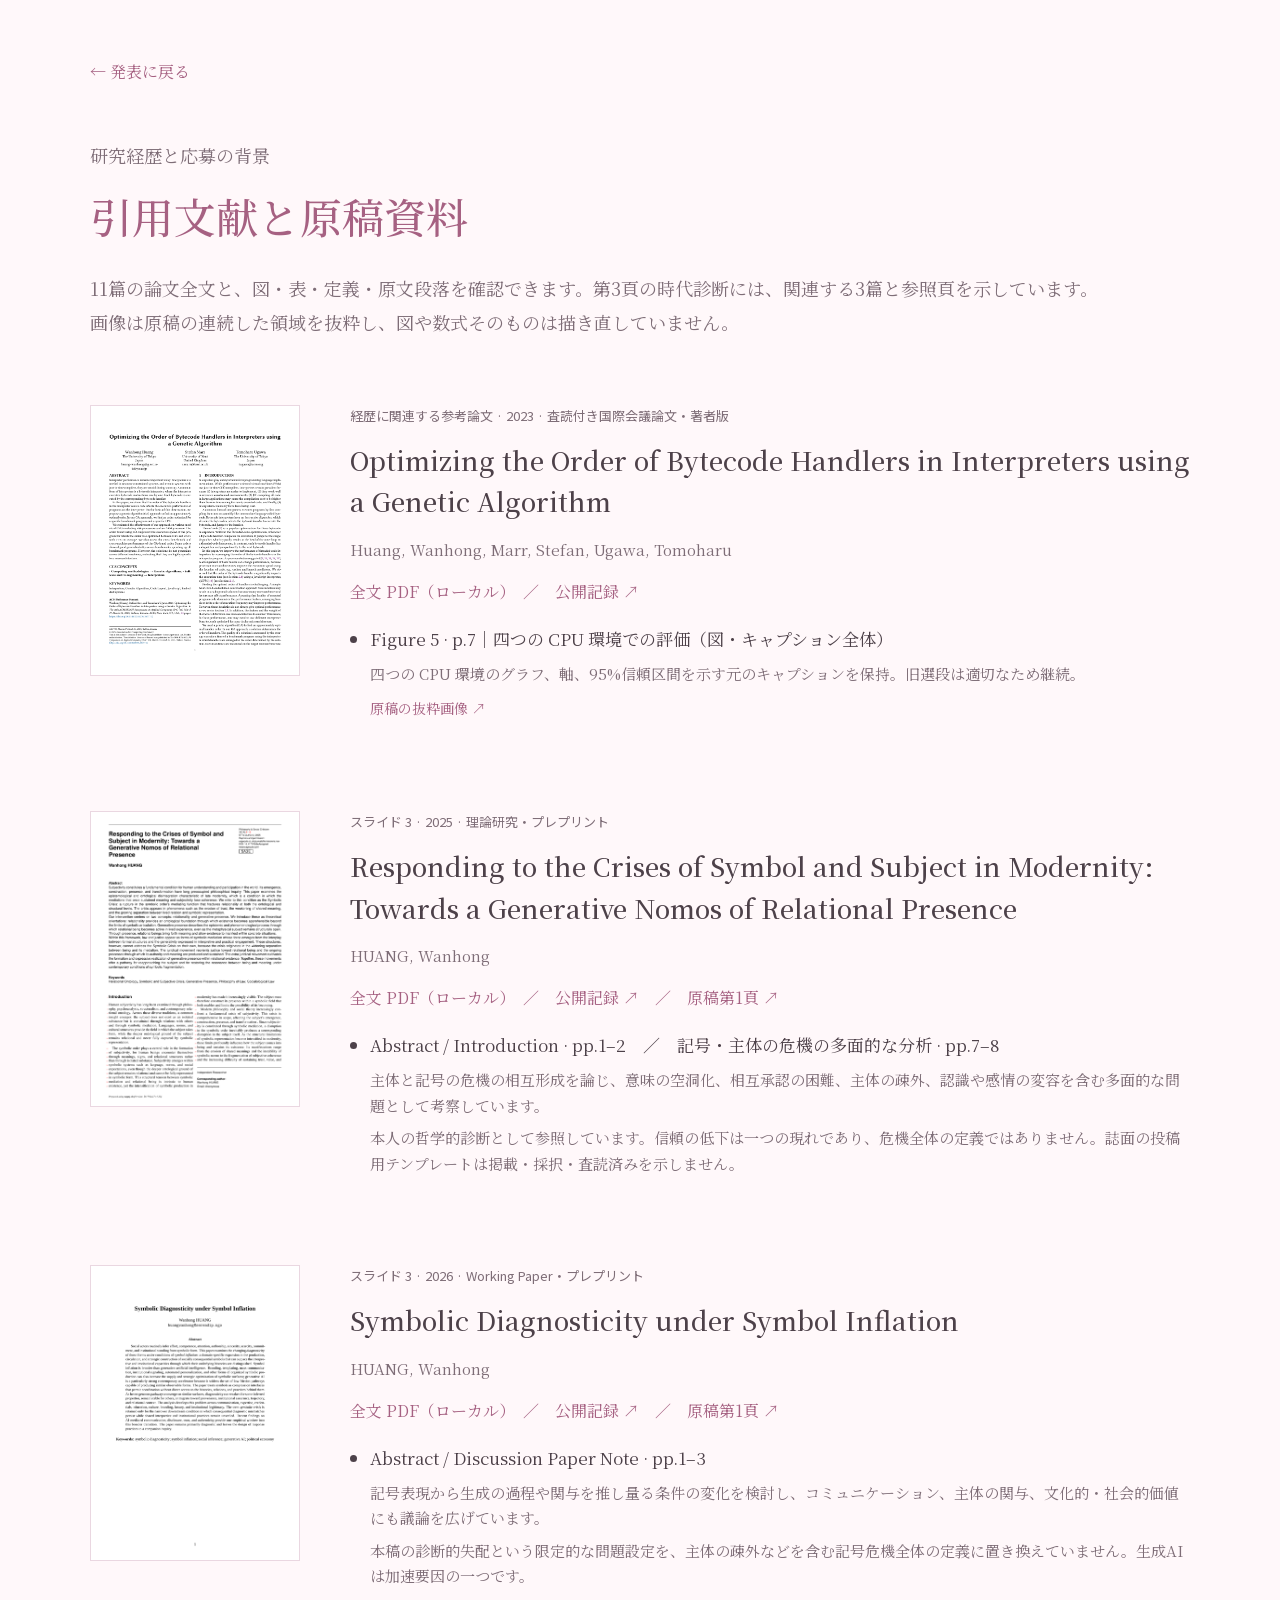
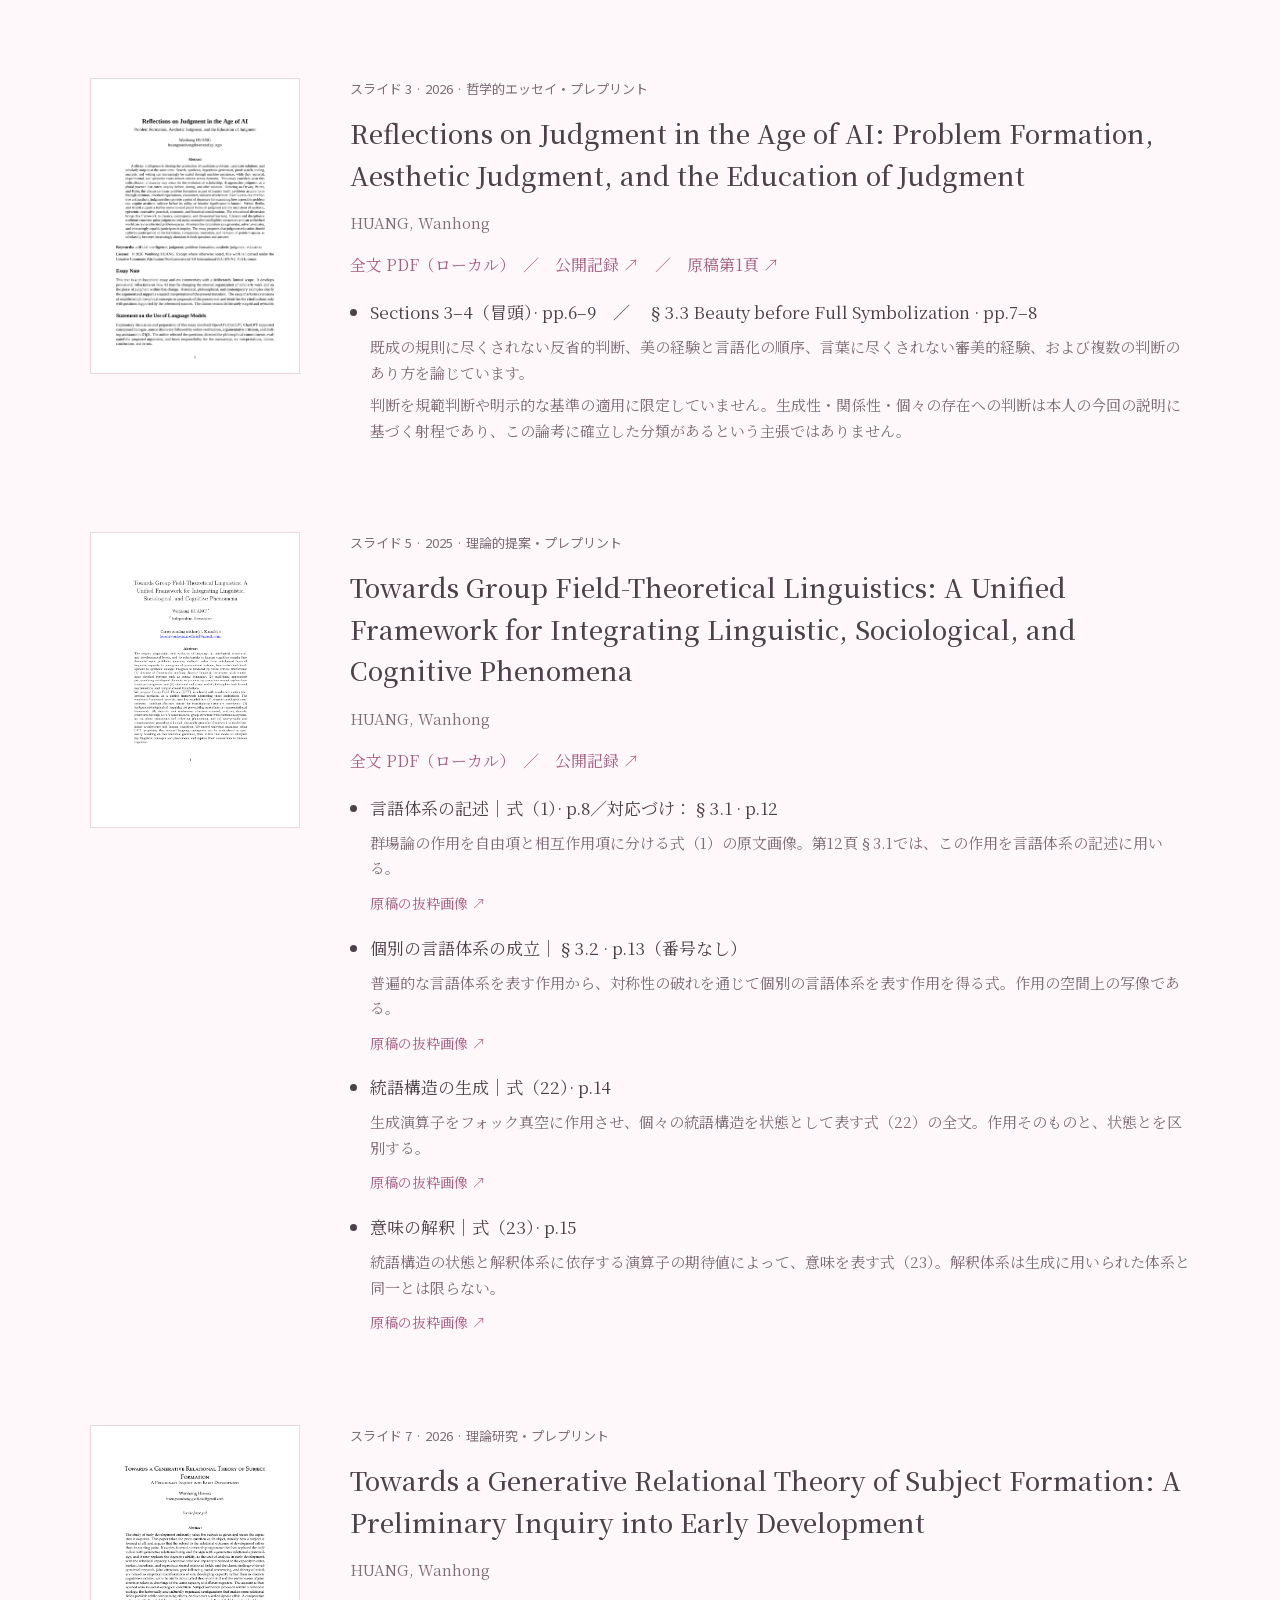
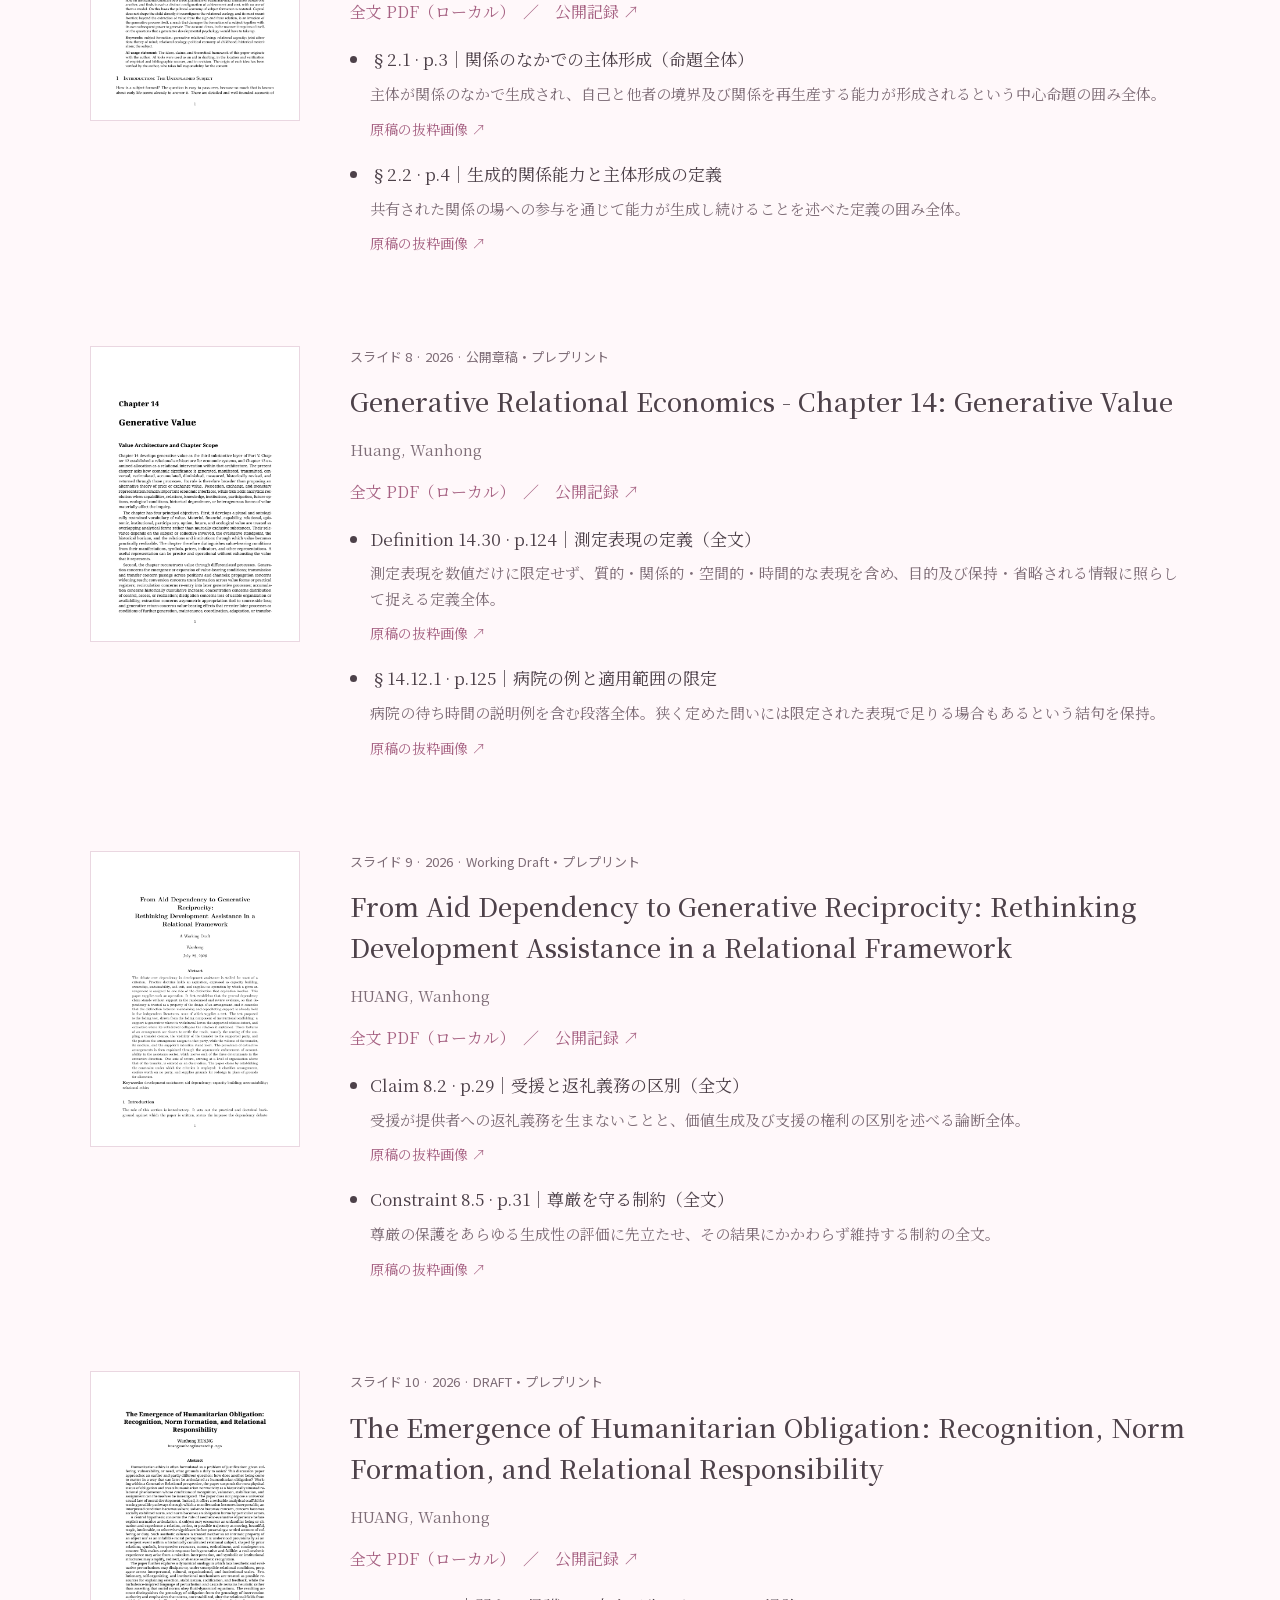
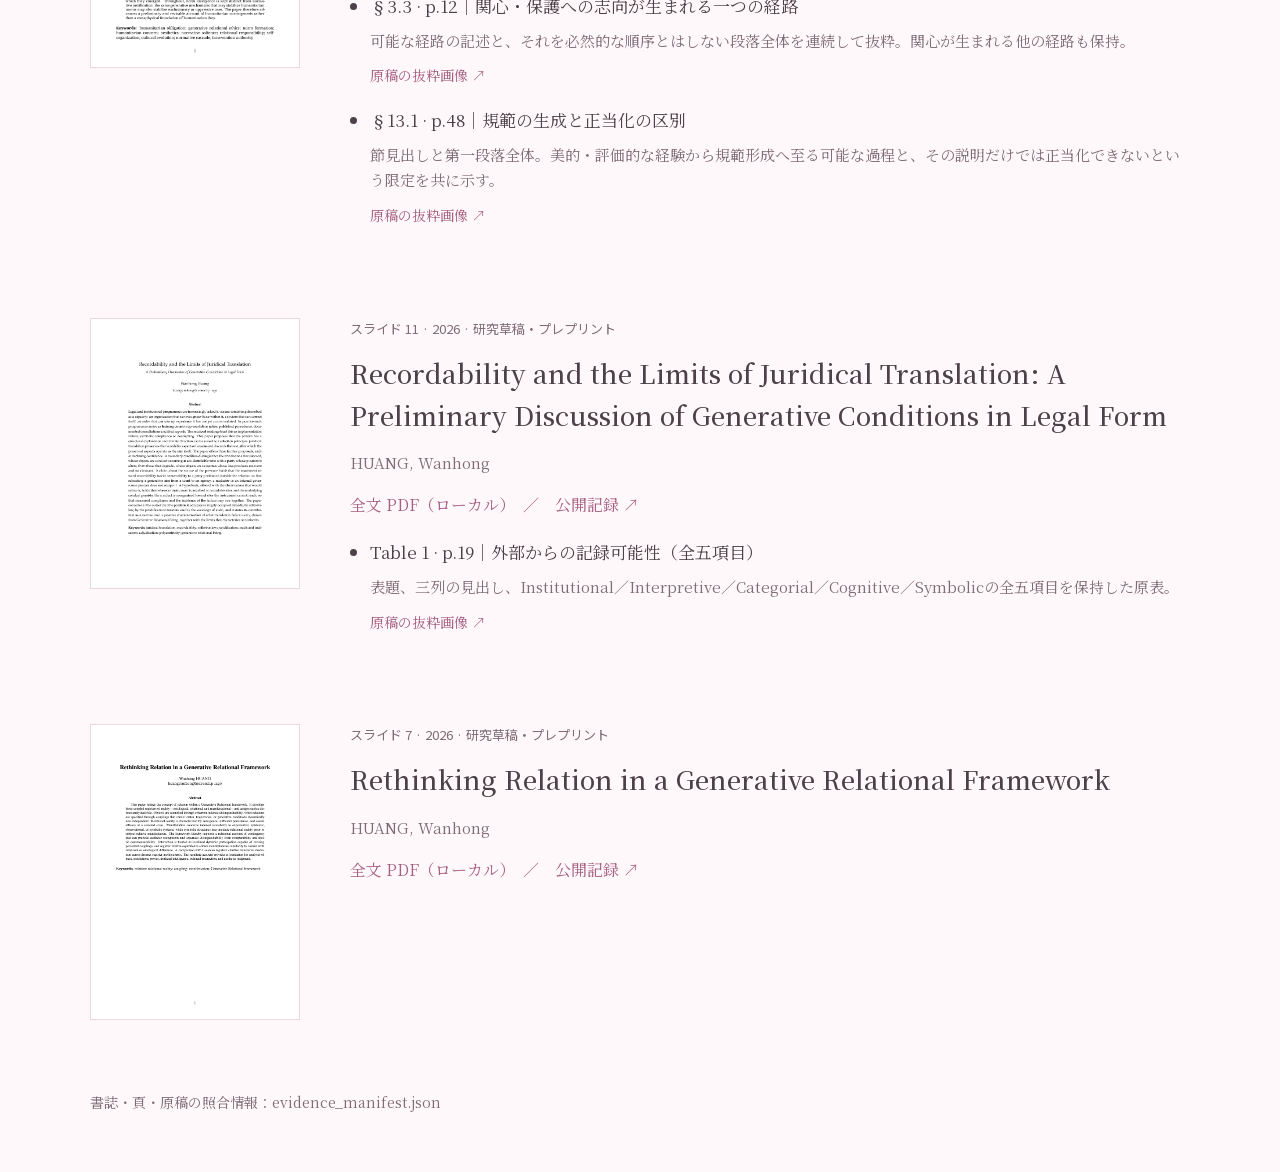
<file: presentation/evidence.html>
<!DOCTYPE html>

<html lang="ja"><head><meta charset="utf-8"/><meta content="width=device-width,initial-scale=1" name="viewport"/><title>引用文献と原稿資料 — 黄 万鴻</title><link href="assets/css/style.css" rel="stylesheet"/></head><body class="reference-library"><main><a href="index.html">← 発表に戻る</a><header><p>研究経歴と応募の背景</p><h1>引用文献と原稿資料</h1><p>11篇の論文全文と、図・表・定義・原文段落を確認できます。第3頁の時代診断には、関連する3篇と参照頁を示しています。<br/>画像は原稿の連続した領域を抜粋し、図や数式そのものは描き直していません。</p></header><article class="reference-entry" id="sac2023"><a href="assets/papers/bytecode-handlers.pdf" rel="noreferrer" target="_blank"><img alt="Optimizing the Order of Bytecode Handlers in Interpreters using a Genetic Algorithm の実際の第1頁" class="paper-cover" src="assets/evidence/sac2023-first-page.png"/></a><div><p class="bibliographic-status">経歴に関連する参考論文 · 2023 · 査読付き国際会議論文・著者版</p><h2>Optimizing the Order of Bytecode Handlers in Interpreters using a Genetic Algorithm</h2><p class="authors">Huang, Wanhong, Marr, Stefan, Ugawa, Tomoharu</p><p class="reference-links"><a href="assets/papers/bytecode-handlers.pdf" rel="noreferrer" target="_blank">全文 PDF（ローカル）</a>　／　<a href="https://doi.org/10.1145/3555776.3577712" rel="noreferrer" target="_blank">公開記録 ↗</a></p><ul><li><a href="assets/papers/bytecode-handlers.pdf#page=7" rel="noreferrer" target="_blank">Figure 5 · p.7｜四つの CPU 環境での評価（図・キャプション全体）</a><p>四つの CPU 環境のグラフ、軸、95%信頼区間を示す元のキャプションを保持。旧選段は適切なため継続。</p><a href="assets/evidence/sac-figure-5.png" rel="noreferrer" target="_blank">原稿の抜粋画像 ↗</a></li></ul></div></article><article class="reference-entry" id="crises2025"><a href="assets/papers/crises-symbol-subject.pdf#page=1" rel="noreferrer" target="_blank"><img alt="Responding to the Crises of Symbol and Subject in Modernity: Towards a Generative Nomos of Relational Presence の実際の第1頁" class="paper-cover" src="assets/evidence/crises2025-first-page.png"/></a><div><p class="bibliographic-status">スライド 3 · 2025 · 理論研究・プレプリント</p><h2>Responding to the Crises of Symbol and Subject in Modernity: Towards a Generative Nomos of Relational Presence</h2><p class="authors">HUANG, Wanhong</p><p class="reference-links"><a href="assets/papers/crises-symbol-subject.pdf" rel="noreferrer" target="_blank">全文 PDF（ローカル）</a>　／　<a href="https://doi.org/10.31235/osf.io/q3ecy_v1" rel="noreferrer" target="_blank">公開記録 ↗</a>　／　<a href="assets/evidence/crises2025-first-page.png" rel="noreferrer" target="_blank">原稿第1頁 ↗</a></p><ul><li><a href="assets/papers/crises-symbol-subject.pdf#page=1" rel="noreferrer" target="_blank">Abstract / Introduction · pp.1–2</a>　／　<a href="assets/papers/crises-symbol-subject.pdf#page=7" rel="noreferrer" target="_blank">記号・主体の危機の多面的な分析 · pp.7–8</a><p>主体と記号の危機の相互形成を論じ、意味の空洞化、相互承認の困難、主体の疎外、認識や感情の変容を含む多面的な問題として考察しています。</p><p>本人の哲学的診断として参照しています。信頼の低下は一つの現れであり、危機全体の定義ではありません。誌面の投稿用テンプレートは掲載・採択・査読済みを示しません。</p></li></ul></div></article><article class="reference-entry" id="diagnosticity2026"><a href="assets/papers/symbolic-diagnosticity.pdf#page=1" rel="noreferrer" target="_blank"><img alt="Symbolic Diagnosticity under Symbol Inflation の実際の第1頁" class="paper-cover" src="assets/evidence/diagnosticity2026-first-page.png"/></a><div><p class="bibliographic-status">スライド 3 · 2026 · Working Paper・プレプリント</p><h2>Symbolic Diagnosticity under Symbol Inflation</h2><p class="authors">HUANG, Wanhong</p><p class="reference-links"><a href="assets/papers/symbolic-diagnosticity.pdf" rel="noreferrer" target="_blank">全文 PDF（ローカル）</a>　／　<a href="https://works.hcommons.org/records/mtw3q-adx77" rel="noreferrer" target="_blank">公開記録 ↗</a>　／　<a href="assets/evidence/diagnosticity2026-first-page.png" rel="noreferrer" target="_blank">原稿第1頁 ↗</a></p><ul><li><a href="assets/papers/symbolic-diagnosticity.pdf#page=1" rel="noreferrer" target="_blank">Abstract / Discussion Paper Note · pp.1–3</a><p>記号表現から生成の過程や関与を推し量る条件の変化を検討し、コミュニケーション、主体の関与、文化的・社会的価値にも議論を広げています。</p><p>本稿の診断的失配という限定的な問題設定を、主体の疎外などを含む記号危機全体の定義に置き換えていません。生成AIは加速要因の一つです。</p></li></ul></div></article><article class="reference-entry" id="judgment2026"><a href="assets/papers/judgment-ai.pdf#page=1" rel="noreferrer" target="_blank"><img alt="Reflections on Judgment in the Age of AI: Problem Formation, Aesthetic Judgment, and the Education of Judgment の実際の第1頁" class="paper-cover" src="assets/evidence/judgment2026-first-page.png"/></a><div><p class="bibliographic-status">スライド 3 · 2026 · 哲学的エッセイ・プレプリント</p><h2>Reflections on Judgment in the Age of AI: Problem Formation, Aesthetic Judgment, and the Education of Judgment</h2><p class="authors">HUANG, Wanhong</p><p class="reference-links"><a href="assets/papers/judgment-ai.pdf" rel="noreferrer" target="_blank">全文 PDF（ローカル）</a>　／　<a href="https://works.hcommons.org/records/kg69d-cdm54" rel="noreferrer" target="_blank">公開記録 ↗</a>　／　<a href="assets/evidence/judgment2026-first-page.png" rel="noreferrer" target="_blank">原稿第1頁 ↗</a></p><ul><li><a href="assets/papers/judgment-ai.pdf#page=6" rel="noreferrer" target="_blank">Sections 3–4（冒頭）· pp.6–9</a>　／　<a href="assets/papers/judgment-ai.pdf#page=7" rel="noreferrer" target="_blank">§3.3 Beauty before Full Symbolization · pp.7–8</a><p>既成の規則に尽くされない反省的判断、美の経験と言語化の順序、言葉に尽くされない審美的経験、および複数の判断のあり方を論じています。</p><p>判断を規範判断や明示的な基準の適用に限定していません。生成性・関係性・個々の存在への判断は本人の今回の説明に基づく射程であり、この論考に確立した分類があるという主張ではありません。</p></li></ul></div></article><article class="reference-entry" id="gft2025"><a href="assets/papers/field-theoretical-linguistics.pdf" rel="noreferrer" target="_blank"><img alt="Towards Group Field-Theoretical Linguistics: A Unified Framework for Integrating Linguistic, Sociological, and Cognitive Phenomena の実際の第1頁" class="paper-cover" src="assets/evidence/gft2025-first-page.png"/></a><div><p class="bibliographic-status">スライド 5 · 2025 · 理論的提案・プレプリント</p><h2>Towards Group Field-Theoretical Linguistics: A Unified Framework for Integrating Linguistic, Sociological, and Cognitive Phenomena</h2><p class="authors">HUANG, Wanhong</p><p class="reference-links"><a href="assets/papers/field-theoretical-linguistics.pdf" rel="noreferrer" target="_blank">全文 PDF（ローカル）</a>　／　<a href="https://osf.io/n8y9b/" rel="noreferrer" target="_blank">公開記録 ↗</a></p><ul><li><a href="assets/papers/field-theoretical-linguistics.pdf#page=8" rel="noreferrer" target="_blank">言語体系の記述｜式（1）· p.8／対応づけ：§3.1 · p.12</a><p>群場論の作用を自由項と相互作用項に分ける式（1）の原文画像。第12頁§3.1では、この作用を言語体系の記述に用いる。</p><a href="assets/evidence/linguistic-action.png" rel="noreferrer" target="_blank">原稿の抜粋画像 ↗</a></li><li><a href="assets/papers/field-theoretical-linguistics.pdf#page=13" rel="noreferrer" target="_blank">個別の言語体系の成立｜§3.2 · p.13（番号なし）</a><p>普遍的な言語体系を表す作用から、対称性の破れを通じて個別の言語体系を表す作用を得る式。作用の空間上の写像である。</p><a href="assets/evidence/linguistic-system.png" rel="noreferrer" target="_blank">原稿の抜粋画像 ↗</a></li><li><a href="assets/papers/field-theoretical-linguistics.pdf#page=14" rel="noreferrer" target="_blank">統語構造の生成｜式（22）· p.14</a><p>生成演算子をフォック真空に作用させ、個々の統語構造を状態として表す式（22）の全文。作用そのものと、状態とを区別する。</p><a href="assets/evidence/linguistic-syntax.png" rel="noreferrer" target="_blank">原稿の抜粋画像 ↗</a></li><li><a href="assets/papers/field-theoretical-linguistics.pdf#page=15" rel="noreferrer" target="_blank">意味の解釈｜式（23）· p.15</a><p>統語構造の状態と解釈体系に依存する演算子の期待値によって、意味を表す式（23）。解釈体系は生成に用いられた体系と同一とは限らない。</p><a href="assets/evidence/linguistic-semantics.png" rel="noreferrer" target="_blank">原稿の抜粋画像 ↗</a></li></ul></div></article><article class="reference-entry" id="subject2026"><a href="assets/papers/subject-formation.pdf" rel="noreferrer" target="_blank"><img alt="Towards a Generative Relational Theory of Subject Formation: A Preliminary Inquiry into Early Development の実際の第1頁" class="paper-cover" src="assets/evidence/subject2026-first-page.png"/></a><div><p class="bibliographic-status">スライド 7 · 2026 · 理論研究・プレプリント</p><h2>Towards a Generative Relational Theory of Subject Formation: A Preliminary Inquiry into Early Development</h2><p class="authors">HUANG, Wanhong</p><p class="reference-links"><a href="assets/papers/subject-formation.pdf" rel="noreferrer" target="_blank">全文 PDF（ローカル）</a>　／　<a href="https://works.hcommons.org/records/4e4ne-13w70" rel="noreferrer" target="_blank">公開記録 ↗</a></p><ul><li><a href="assets/papers/subject-formation.pdf#page=3" rel="noreferrer" target="_blank">§2.1 · p.3｜関係のなかでの主体形成（命題全体）</a><p>主体が関係のなかで生成され、自己と他者の境界及び関係を再生産する能力が形成されるという中心命題の囲み全体。</p><a href="assets/evidence/subject-formation-core.png" rel="noreferrer" target="_blank">原稿の抜粋画像 ↗</a></li><li><a href="assets/papers/subject-formation.pdf#page=4" rel="noreferrer" target="_blank">§2.2 · p.4｜生成的関係能力と主体形成の定義</a><p>共有された関係の場への参与を通じて能力が生成し続けることを述べた定義の囲み全体。</p><a href="assets/evidence/subject-definition.png" rel="noreferrer" target="_blank">原稿の抜粋画像 ↗</a></li></ul></div></article><article class="reference-entry" id="value2026"><a href="assets/papers/generative-value.pdf" rel="noreferrer" target="_blank"><img alt="Generative Relational Economics - Chapter 14: Generative Value の実際の第1頁" class="paper-cover" src="assets/evidence/value2026-first-page.png"/></a><div><p class="bibliographic-status">スライド 8 · 2026 · 公開章稿・プレプリント</p><h2>Generative Relational Economics - Chapter 14: Generative Value</h2><p class="authors">Huang, Wanhong</p><p class="reference-links"><a href="assets/papers/generative-value.pdf" rel="noreferrer" target="_blank">全文 PDF（ローカル）</a>　／　<a href="https://works.hcommons.org/records/z7w6x-v3g60" rel="noreferrer" target="_blank">公開記録 ↗</a></p><ul><li><a href="assets/papers/generative-value.pdf#page=124" rel="noreferrer" target="_blank">Definition 14.30 · p.124｜測定表現の定義（全文）</a><p>測定表現を数値だけに限定せず、質的・関係的・空間的・時間的な表現を含め、目的及び保持・省略される情報に照らして捉える定義全体。</p><a href="assets/evidence/value-measurement.png" rel="noreferrer" target="_blank">原稿の抜粋画像 ↗</a></li><li><a href="assets/papers/generative-value.pdf#page=125" rel="noreferrer" target="_blank">§14.12.1 · p.125｜病院の例と適用範囲の限定</a><p>病院の待ち時間の説明例を含む段落全体。狭く定めた問いには限定された表現で足りる場合もあるという結句を保持。</p><a href="assets/evidence/value-hospital-example.png" rel="noreferrer" target="_blank">原稿の抜粋画像 ↗</a></li></ul></div></article><article class="reference-entry" id="aid2026"><a href="assets/papers/aid-reciprocity.pdf" rel="noreferrer" target="_blank"><img alt="From Aid Dependency to Generative Reciprocity: Rethinking Development Assistance in a Relational Framework の実際の第1頁" class="paper-cover" src="assets/evidence/aid2026-first-page.png"/></a><div><p class="bibliographic-status">スライド 9 · 2026 · Working Draft・プレプリント</p><h2>From Aid Dependency to Generative Reciprocity: Rethinking Development Assistance in a Relational Framework</h2><p class="authors">HUANG, Wanhong</p><p class="reference-links"><a href="assets/papers/aid-reciprocity.pdf" rel="noreferrer" target="_blank">全文 PDF（ローカル）</a>　／　<a href="https://works.hcommons.org/records/p6yaz-6qz86" rel="noreferrer" target="_blank">公開記録 ↗</a></p><ul><li><a href="assets/papers/aid-reciprocity.pdf#page=29" rel="noreferrer" target="_blank">Claim 8.2 · p.29｜受援と返礼義務の区別（全文）</a><p>受援が提供者への返礼義務を生まないことと、価値生成及び支援の権利の区別を述べる論断全体。</p><a href="assets/evidence/aid-no-return.png" rel="noreferrer" target="_blank">原稿の抜粋画像 ↗</a></li><li><a href="assets/papers/aid-reciprocity.pdf#page=31" rel="noreferrer" target="_blank">Constraint 8.5 · p.31｜尊厳を守る制約（全文）</a><p>尊厳の保護をあらゆる生成性の評価に先立たせ、その結果にかかわらず維持する制約の全文。</p><a href="assets/evidence/aid-dignity.png" rel="noreferrer" target="_blank">原稿の抜粋画像 ↗</a></li></ul></div></article><article class="reference-entry" id="humanitarian2026"><a href="assets/papers/humanitarian-obligation.pdf" rel="noreferrer" target="_blank"><img alt="The Emergence of Humanitarian Obligation: Recognition, Norm Formation, and Relational Responsibility の実際の第1頁" class="paper-cover" src="assets/evidence/humanitarian2026-first-page.png"/></a><div><p class="bibliographic-status">スライド 10 · 2026 · DRAFT・プレプリント</p><h2>The Emergence of Humanitarian Obligation: Recognition, Norm Formation, and Relational Responsibility</h2><p class="authors">HUANG, Wanhong</p><p class="reference-links"><a href="assets/papers/humanitarian-obligation.pdf" rel="noreferrer" target="_blank">全文 PDF（ローカル）</a>　／　<a href="https://works.hcommons.org/records/rdh4m-a2259" rel="noreferrer" target="_blank">公開記録 ↗</a></p><ul><li><a href="assets/papers/humanitarian-obligation.pdf#page=12" rel="noreferrer" target="_blank">§3.3 · p.12｜関心・保護への志向が生まれる一つの経路</a><p>可能な経路の記述と、それを必然的な順序とはしない段落全体を連続して抜粋。関心が生まれる他の経路も保持。</p><a href="assets/evidence/humanitarian-concern.png" rel="noreferrer" target="_blank">原稿の抜粋画像 ↗</a></li><li><a href="assets/papers/humanitarian-obligation.pdf#page=48" rel="noreferrer" target="_blank">§13.1 · p.48｜規範の生成と正当化の区別</a><p>節見出しと第一段落全体。美的・評価的な経験から規範形成へ至る可能な過程と、その説明だけでは正当化できないという限定を共に示す。</p><a href="assets/evidence/humanitarian-distinction.png" rel="noreferrer" target="_blank">原稿の抜粋画像 ↗</a></li></ul></div></article><article class="reference-entry" id="law2026"><a href="assets/papers/juridical-translation.pdf" rel="noreferrer" target="_blank"><img alt="Recordability and the Limits of Juridical Translation: A Preliminary Discussion of Generative Conditions in Legal Form の実際の第1頁" class="paper-cover" src="assets/evidence/law2026-first-page.png"/></a><div><p class="bibliographic-status">スライド 11 · 2026 · 研究草稿・プレプリント</p><h2>Recordability and the Limits of Juridical Translation: A Preliminary Discussion of Generative Conditions in Legal Form</h2><p class="authors">HUANG, Wanhong</p><p class="reference-links"><a href="assets/papers/juridical-translation.pdf" rel="noreferrer" target="_blank">全文 PDF（ローカル）</a>　／　<a href="https://works.hcommons.org/records/asgwn-yzp89" rel="noreferrer" target="_blank">公開記録 ↗</a></p><ul><li><a href="assets/papers/juridical-translation.pdf#page=19" rel="noreferrer" target="_blank">Table 1 · p.19｜外部からの記録可能性（全五項目）</a><p>表題、三列の見出し、Institutional／Interpretive／Categorial／Cognitive／Symbolicの全五項目を保持した原表。</p><a href="assets/evidence/juridical-table.png" rel="noreferrer" target="_blank">原稿の抜粋画像 ↗</a></li></ul></div></article><article class="reference-entry" id="relation2026"><a href="assets/papers/rethinking-relation.pdf" rel="noreferrer" target="_blank"><img alt="Rethinking Relation in a Generative Relational Framework の実際の第1頁" class="paper-cover" src="assets/evidence/relation2026-first-page.png"/></a><div><p class="bibliographic-status">スライド 7 · 2026 · 研究草稿・プレプリント</p><h2>Rethinking Relation in a Generative Relational Framework</h2><p class="authors">HUANG, Wanhong</p><p class="reference-links"><a href="assets/papers/rethinking-relation.pdf" rel="noreferrer" target="_blank">全文 PDF（ローカル）</a>　／　<a href="https://works.hcommons.org/records/9e0hp-9hh48" rel="noreferrer" target="_blank">公開記録 ↗</a></p><ul></ul></div></article><footer>書誌・頁・原稿の照合情報：<a href="evidence_manifest.json">evidence_manifest.json</a></footer></main></body></html>
</file>
<file: presentation/assets/css/style.css>
/* Scholarly lecture / second edition. Hierarchy comes from type and spacing.
   No decorative diagrams, heading rules, colored callouts or slogan labels. */
@font-face{font-family:Deck Sans;src:url('../fonts/noto-sans-jp.woff') format('woff');font-weight:100 900;font-display:swap}
@font-face{font-family:Deck Serif;src:url('../fonts/noto-serif-jp.woff') format('woff');font-weight:100 900;font-display:swap}
@font-face{font-family:Deck Chinese;src:url('../fonts/noto-sans-sc.woff') format('woff');font-weight:100 900;font-display:swap}
:root{--bg:#FFF8FA;--ink:#4d4149;--muted:#7e6d77;--rose:#a66182;--pink:#bd819e;--line:#ead7e1;--soft:#f5e7ee;--scale:1}
*{box-sizing:border-box}html,body{margin:0;height:100%;color:var(--ink);font-family:Deck Serif,Deck Chinese,'Yu Mincho',serif;font-weight:400}body{background:#ece4e9;overflow:hidden}h1,h2,h3,p,blockquote,figure,dl,dd{margin:0}h1,h2,h3{font-weight:500}a{color:inherit;text-decoration:none}a:hover{text-decoration:underline}button{font:inherit;cursor:pointer}button:focus-visible,a:focus-visible{outline:2px solid var(--rose);outline-offset:4px}button:disabled{opacity:.35;cursor:default}.sr-only{position:absolute;width:1px;height:1px;padding:0;overflow:hidden;clip:rect(0,0,0,0);white-space:nowrap}
#viewport{position:fixed;inset:0 0 56px;display:flex;align-items:center;justify-content:center;overflow:hidden}#stage{position:relative;flex-shrink:0;width:1280px;height:720px;transform:scale(var(--scale));transform-origin:center;overflow:hidden;background:var(--bg);box-shadow:0 14px 55px #0003}.slide{position:absolute;inset:0;padding:52px 100px 87px;background:var(--bg);display:flex;flex-direction:column;visibility:hidden;opacity:0;transition:opacity .22s ease}.slide.active{visibility:visible;opacity:1}.head{flex-shrink:0;margin-bottom:36px}.eyebrow{font-size:14px;line-height:1.5;color:var(--muted);letter-spacing:.1em;margin-bottom:12px}.head h2{font-size:36px;line-height:1.55;letter-spacing:.02em;color:var(--rose)}.head h2.long-title{font-size:29px;letter-spacing:0}.body{flex:1;min-height:0;display:flex;flex-direction:column;justify-content:center}.footer{position:absolute;bottom:26px;left:100px;right:100px;display:flex;align-items:center;justify-content:space-between;font-size:11px;color:var(--muted);line-height:1.8;letter-spacing:.035em}.pg{font-variant-numeric:tabular-nums;letter-spacing:.12em}.source{position:absolute;bottom:63px;left:100px;right:100px;font-size:12px;line-height:1.75;color:var(--muted)}.research{padding-bottom:110px}.speaker-notes{display:none}.js .fr{opacity:0;transition:opacity .3s ease}.js .fr.show{opacity:1}.column-label,.reading-label{font-size:15px;font-weight:400;color:var(--muted);line-height:1.6;letter-spacing:.04em}.large-thought{font-size:34px;line-height:1.95;font-weight:400;letter-spacing:.012em}.gloss{font-size:18px;line-height:1.9;color:var(--muted);margin-top:28px}.preface{font-size:20px;line-height:1.85;color:var(--muted);margin-bottom:29px}.closing-observation{font-size:22px;line-height:1.9;margin-top:44px}.research-spread{display:grid;grid-template-columns:1.05fr 1fr;gap:80px;align-items:center}.parallel-readings{display:grid;grid-template-columns:1fr 1fr;gap:80px}.parallel-readings h3{font-size:28px;line-height:1.8;margin-top:16px}.parallel-readings p:not(.reading-label){font-size:20px;line-height:1.95;margin-top:25px;color:var(--muted)}
/* The opening is a title page, without a symbolic drawing to decipher. */
.title-page{padding-top:53px;text-align:center}.occasion{font-size:14px;letter-spacing:.08em;color:var(--muted)}.title-content{margin-top:132px}.title-content h1{font-size:64px;line-height:1.5;letter-spacing:.04em;font-weight:500;white-space:nowrap}.title-subtitle{font-size:25px;letter-spacing:.13em;margin-top:21px;color:var(--muted)}.title-author{margin-top:69px}.author-ja{font-size:28px;letter-spacing:.18em}.author-en{font-size:15px;letter-spacing:.065em;color:var(--muted);margin-top:8px}.title-affiliation{font-size:15px;line-height:1.9;margin-top:22px;color:var(--muted)}.title-occasion{position:absolute;bottom:88px;left:100px;right:100px;font-size:13px;letter-spacing:.035em;color:var(--muted)}.title-page .footer>span:first-child{visibility:hidden}
/* Chronology is read as dated evidence, including the overlapping periods. */
.biography-columns{display:grid;grid-template-columns:.84fr 1.16fr;gap:94px}.biography-columns .column-label{margin-bottom:27px}.chronology-entry h3{font-size:25px;line-height:1.55;margin:7px 0 8px}.chronology-entry p:not(.date){font-size:18px;line-height:1.8}.chronology-entry .date{font-size:14px;color:var(--muted);letter-spacing:.025em}.education .chronology-entry+.chronology-entry{margin-top:52px}.work-history .chronology-entry+.chronology-entry{margin-top:23px}.work-history .chronology-entry h3{font-size:22px;margin:4px 0}.work-history .chronology-entry p:not(.date){font-size:17px;line-height:1.75}.marginal-note{font-size:17px;color:var(--muted);line-height:1.8;margin-top:26px}.biography-page .head{margin-bottom:28px}.biography-page .body{justify-content:flex-start}
/* Full questions, instead of a row of free-floating keywords. */
.questions-page .preface{margin-bottom:25px;font-size:18px}.question-lines{list-style:none;margin:0;padding:0;display:flex;flex-direction:column;gap:26px}.question-lines li{display:flex;gap:31px;align-items:flex-start}.ordinal{font-size:16px;color:var(--muted);line-height:2.6;width:24px;flex-shrink:0}.question-lines h3{font-size:29px;line-height:1.6;letter-spacing:.015em}.question-lines p{font-size:17px;line-height:1.85;color:var(--muted);margin-top:6px}.choice-page .head h2{font-size:27px;font-weight:400}.choice-page .body{padding-bottom:19px}.personal-statement{font-size:43px;line-height:2.05;letter-spacing:.005em;font-weight:400}.choice-page .eyebrow{margin-bottom:16px}
/* A meditation and an index of methods, not a competency constellation. */
.asymmetric-columns{display:grid;grid-template-columns:.94fr 1.06fr;gap:87px;align-items:center}.methods-page .large-thought{font-size:32px}.methods-page .gloss{font-size:16px}.methods-index .column-label{margin-bottom:20px}.methods-index dl{display:flex;flex-direction:column;gap:16px}.methods-index dl>div{display:grid;grid-template-columns:160px 1fr;gap:15px;align-items:baseline}.methods-index dt{font-size:20px;line-height:1.8;white-space:nowrap}.methods-index dd{font-size:17px;line-height:1.85;color:var(--muted)}.quotation-spread{display:grid;grid-template-columns:1fr 1.02fr;gap:70px;align-items:center}.classic-figure blockquote{font-size:47px;line-height:1.9;letter-spacing:.035em;font-weight:400}.classic-figure figcaption{font-size:15px;color:var(--muted);margin-top:25px}.reading .column-label{margin-bottom:26px}.reading p{font-size:21px;line-height:1.95}.reading p+p{margin-top:26px}.classical-page .body{padding-bottom:12px}
/* Research pages distinguish questions and levels of interpretation. */
.foundation-page .large-thought{font-size:31px}.foundation-page .gloss{font-size:17px}.research-questions .text-section+.text-section{margin-top:45px}.research-questions h3{font-size:23px;line-height:1.7}.research-questions p{font-size:19px;line-height:1.95;color:var(--muted);margin-top:18px}.value-page .preface{margin-bottom:32px}.value-page .parallel-readings h3{font-size:31px}.value-page .closing-observation{font-size:21px;margin-top:36px}.aid-page .large-thought{font-size:32px}.aid-questions .text-section+.text-section{margin-top:25px}.aid-questions h3{font-size:26px;line-height:1.65}.aid-questions p{font-size:17px;line-height:1.85;color:var(--muted);margin-top:8px}.aid-page .gloss{font-size:18px}.humanitarian-page .parallel-readings h3{font-size:29px}.humanitarian-page .closing-observation{font-size:21px;margin-top:42px}.juridical-page .parallel-readings h3{font-size:27px}.juridical-page .parallel-readings p:not(.reading-label){font-size:19px}.practical-reading{margin-top:36px}.practical-reading>span{font-size:14px;color:var(--muted);letter-spacing:.035em}.practical-reading p{font-size:20px;line-height:1.9;margin-top:11px}
/* The work is expressed in verbs and evidence, without a role triangle. */
.hospital-page .large-thought{font-size:31px}.experience-note{margin-top:35px}.experience-note>span{font-size:14px;color:var(--muted)}.experience-note p{font-size:17px;line-height:1.9;margin-top:10px}.work-reading>.column-label{margin-bottom:24px}.work-reading .text-section+.text-section{margin-top:24px}.work-reading h3:not(.column-label){font-size:25px;line-height:1.6}.work-reading p{font-size:17px;line-height:1.85;color:var(--muted);margin-top:7px}.experience-table{border-collapse:collapse;width:100%;table-layout:fixed;text-align:left}.experience-table th,.experience-table td{font-weight:400;vertical-align:middle;line-height:1.8;padding:19px 20px 20px 0}.experience-table thead th{font-size:15px;color:var(--muted);padding-top:0;padding-bottom:19px}.experience-table tbody th{font-size:22px;width:31%}.experience-table tbody td{font-size:19px}.experience-table tbody tr+tr>*{border-top:1px solid var(--line)}.contribution-page .closing-observation{font-size:21px;margin-top:28px}.contribution-page .body{justify-content:flex-start;padding-top:8px}
/* Present responsibilities, study aspirations, and the organization's purpose. */
.future-spread{display:grid;grid-template-columns:.8fr 1.2fr;gap:82px;align-items:start}.future-context .text-section+.text-section{margin-top:61px}.future-context .column-label{margin-bottom:17px}.future-context p{font-size:22px;line-height:1.9}.future-context .future-schools{font-size:17px;line-height:1.9;margin-top:16px}.future-schools span{font-size:15px;color:var(--muted)}.ngo-reading h3{font-size:29px;line-height:1.65}.organization{font-size:15px;letter-spacing:.025em;color:var(--muted);margin-top:8px}.ngo-present{font-size:17px;line-height:1.9;margin-top:22px}.ngo-reason{font-size:25px;line-height:1.85;margin-top:24px}.ngo-future{font-size:19px;line-height:1.9;margin-top:25px;color:var(--muted)}.future-page .head{margin-bottom:31px}.future-page .body{justify-content:flex-start;padding-top:7px}
/* A quiet colophon. */
.closing-page .body{padding-left:35px;padding-bottom:25px}.closing-quotation blockquote{font-size:68px;letter-spacing:.13em;line-height:1.65;font-weight:400}.closing-quotation figcaption{font-size:15px;color:var(--muted);margin-top:11px}.closing-thought{font-size:31px;line-height:1.95;letter-spacing:.03em;margin-top:39px}.closing-signature{font-size:23px;letter-spacing:.13em;margin-top:35px}

/* Presentation controls stay outside the projected canvas. */
#progress{position:fixed;top:0;left:0;height:3px;background:var(--pink);z-index:5;transition:width .2s}.controls{position:fixed;bottom:0;left:0;right:0;height:56px;display:flex;align-items:center;justify-content:space-between;padding:0 24px;background:#fcf5f8;color:#786873;z-index:10;gap:12px}.navigation,.tools{display:flex;align-items:center;gap:8px}.controls button{border:0;background:transparent;border-radius:5px;min-height:34px;padding:5px 11px;font-size:13px;color:inherit}.controls button:hover{background:var(--soft)}.navigation button{font-size:23px;width:40px;padding:0}.navigation #counter{font-size:12px;min-width:61px;text-align:center;letter-spacing:.05em}kbd{font-family:inherit;font-size:10px;opacity:.6;padding-left:5px}.controls #help-toggle{border:1px solid var(--line);width:27px;min-height:27px;padding:0;margin-left:9px}.has-notes #viewport{right:430px}.has-notes .controls{right:430px}.has-notes .tools{gap:1px}.has-notes .tools button{padding:5px 7px}.has-notes .tools kbd{display:none}#notes-panel{position:fixed;right:0;top:0;bottom:0;width:430px;background:#FFF8FA;border-left:1px solid var(--line);z-index:15;padding:24px;overflow:auto}#notes-panel[hidden]{display:none}.notes-heading,.dialog-heading{display:flex;justify-content:space-between;align-items:center;gap:18px}.notes-heading{position:sticky;top:-24px;background:#FFF8FA;padding:12px 0 18px;z-index:1}.notes-heading h2{font-size:18px;line-height:1.7;color:var(--rose)}.notes-heading button,.dialog-heading button{border:0;background:var(--soft);color:var(--rose);font-size:23px;width:35px;height:35px;flex-shrink:0;border-radius:50%}#notes-content{font-size:16px;line-height:2;color:var(--ink)}#notes-content h3{font-size:17px;color:var(--rose);margin:23px 0 12px}#notes-content p{margin:0 0 17px}#notes-content .note-intent{font-size:14px;color:var(--muted)}#notes-content details{margin-top:25px}#notes-content summary{cursor:pointer;color:var(--rose)}#notes-content .timing{font-size:13px;color:var(--muted)}dialog{border:0;border-radius:9px;padding:30px;background:var(--bg);color:var(--ink);width:min(960px,92vw);max-height:88vh;box-shadow:0 20px 90px #0005}dialog::backdrop{background:#493440aa;backdrop-filter:blur(5px)}.dialog-heading{margin-bottom:25px}.dialog-heading h2{font-size:24px;color:var(--rose)}#overview-list{display:grid;grid-template-columns:repeat(3,1fr);gap:12px}#overview-list button{border:1px solid var(--line);border-radius:4px;text-align:left;background:#fffafb;padding:17px;min-height:92px;color:var(--ink);font-size:15px;line-height:1.65;display:flex;gap:13px;align-items:flex-start}#overview-list button:hover,#overview-list button[aria-current="step"]{background:var(--soft);border-color:var(--pink)}#overview-list .overview-number{font-size:14px;color:var(--rose);min-width:20px}#help-dialog{width:min(540px,90vw)}.help-list{display:grid;grid-template-columns:140px 1fr;gap:15px;font-size:16px;line-height:1.6}.help-list dt{color:var(--rose)}.help-list dd{margin:0}#help-dialog>p{font-size:14px;color:var(--muted);margin-top:25px}.no-script{position:fixed;top:10px;left:10px;z-index:30;background:white;padding:15px;font-size:14px}
@media(max-width:700px){.controls{padding:0 8px}.tools{gap:0}.tools kbd{display:none}.controls button{padding:5px 8px}.controls #fullscreen-toggle{display:none}.has-notes #viewport{right:0}.has-notes .controls{right:0}#notes-panel{width:min(430px,100vw);bottom:56px}#overview-list{grid-template-columns:1fr 1fr}dialog{padding:20px}#overview-list button{padding:12px;font-size:13px}.dialog-heading h2{font-size:20px}}
@media(prefers-reduced-motion:reduce){*,*::before,*::after{transition:none!important;animation:none!important}}
@page{size:1280px 720px;margin:0}
@media print{html,body{height:auto!important;overflow:visible!important;background:var(--bg);-webkit-print-color-adjust:exact;print-color-adjust:exact}#viewport{display:block!important;position:static!important;overflow:visible!important}#stage{width:1280px!important;height:auto!important;transform:none!important;box-shadow:none!important;overflow:visible!important}.slide{position:relative!important;width:1280px!important;height:720px!important;visibility:visible!important;opacity:1!important;break-after:page;page-break-after:always;overflow:hidden!important;transition:none!important}.slide:last-child{break-after:auto;page-break-after:auto}.fr,.js .fr{opacity:1!important;transform:none!important;transition:none!important}.controls,#progress,#notes-panel,dialog,.no-script{display:none!important}a{text-decoration:none!important}}

.controls,dialog,#notes-panel{font-family:Deck Sans,Deck Chinese,sans-serif}#progress{height:2px;opacity:.55}

/* Retain the reference palette’s gentleness within the editorial typography. */
.title-content h1,.classic-figure blockquote,.closing-quotation blockquote,.personal-statement .quiet-emphasis{color:var(--rose)}
.ngo-future{color:var(--ink)}

/* Evidence edition: manuscript images are primary content, never decoration. */
.evidence-page{padding-left:76px;padding-right:76px;padding-bottom:97px}
.evidence-page .head{margin-bottom:20px}
.evidence-page .head h2{font-size:34px}
.evidence-page .head h2.long-title{font-size:29px}
.evidence-page .source{left:76px;right:76px;bottom:58px;font-size:11.5px}
.evidence-page .body{padding:0;justify-content:center}
.evidence-layout{display:grid;grid-template-columns:420px 650px;gap:58px;align-items:center}
.evidence-thought{font-size:29px;line-height:1.9;color:var(--ink)}
.evidence-explanation{font-size:19px;line-height:1.9;margin-top:24px}
.evidence-note{font-size:16px;line-height:1.85;color:var(--muted);margin-top:26px}
.paper-heading{margin-bottom:12px}
.paper-heading>p{font-family:Deck Sans,Deck Chinese,sans-serif;font-size:12px;color:var(--muted);line-height:1.6;margin-bottom:4px}
.paper-heading h3{font-size:18px;font-weight:500;line-height:1.45;letter-spacing:0}
.paper-figure{margin:0}
.paper-figure+.paper-figure{margin-top:14px}
.paper-figure button{display:block;position:relative;padding:0;border:0;background:#fff;width:100%;line-height:0;cursor:zoom-in;border-radius:0}
.paper-figure img{display:block;width:100%;height:auto;max-height:335px;object-fit:contain;object-position:left center}
.paper-figure figcaption{font-family:Deck Sans,Deck Chinese,sans-serif;font-size:11.5px;line-height:1.75;color:var(--muted);margin-top:5px;display:flex;gap:10px;justify-content:space-between}
.paper-figure figcaption a{white-space:nowrap;color:var(--rose)}
.artifact-reading{font-size:17px;line-height:1.8;margin-top:17px;color:var(--ink)}
.evidence-career .evidence-layout{grid-template-columns:390px 680px}
.compact-career>div{margin-bottom:13px}
.compact-career .date{font-size:12px;color:var(--muted);line-height:1.6}
.compact-career h3{font-size:21px;line-height:1.5;display:inline}
.compact-career>div>p:not(.date){font-size:15px;line-height:1.65;margin-top:2px}
.compact-career .career-overlap{font-size:14px;color:var(--muted);line-height:1.75;margin-top:11px}
.evidence-career .paper-heading h3{font-size:19px}
.evidence-career .paper-figure img{max-height:none}
.evidence-methods .evidence-thought{font-size:28px}
.method-shortlist{margin-top:24px;display:flex;flex-direction:column;gap:12px}
.method-shortlist>div{display:grid;grid-template-columns:144px 1fr;gap:13px;align-items:baseline}
.method-shortlist dt{font-size:17px;line-height:1.6;white-space:nowrap}
.method-shortlist dd{font-size:16px;line-height:1.6;color:var(--muted)}
.evidence-methods .evidence-explanation{font-size:16px;line-height:1.85;margin-top:26px}
.evidence-methods .paper-figure img{max-height:345px}
.evidence-foundation .paper-heading h3{font-size:17px}
.evidence-foundation .paper-figure+.paper-figure{margin-top:11px}
.evidence-foundation .evidence-thought{font-size:28px}
.evidence-value .specific-example{margin-top:24px}
.specific-example h3{font-size:14px;color:var(--rose);margin-bottom:9px}
.specific-example p{font-size:19px;line-height:1.9}
.evidence-value .evidence-explanation{font-size:18px}
.evidence-value .evidence-note{margin-top:22px;font-size:15px}
.evidence-aid .paper-figure+.paper-figure{margin-top:33px}
.evidence-aid .artifact-reading{margin-top:28px;font-size:16px}
.evidence-humanitarian .distinction h3{font-size:14px;color:var(--muted);margin-bottom:11px}
.evidence-humanitarian .distinction p{font-size:28px;line-height:1.85}
.evidence-humanitarian .distinction+.distinction{margin-top:31px}
.transcribed-quote{margin:21px 0 25px}
.transcribed-quote>p{font-size:12px;color:var(--muted);margin-bottom:8px}
.transcribed-quote blockquote{font-size:22px;line-height:1.8}
.evidence-law .evidence-thought{font-size:28px}
.record-reading{margin-top:27px}
.record-reading>div+div{margin-top:16px}
.record-reading dt{font-size:20px;line-height:1.6}
.record-reading dd{font-size:16px;line-height:1.9;margin-top:4px;color:var(--muted)}
.evidence-law .evidence-note{font-size:15px;margin-top:22px}
.evidence-law .paper-figure img{max-height:none}
.controls .library-link{font:13px Deck Sans,sans-serif;padding:8px 10px}
#evidence-dialog{width:min(1200px,95vw);max-height:95vh;background:var(--bg);padding:24px}
#evidence-dialog .dialog-heading h2{font:16px/1.7 Deck Sans,Deck Chinese,sans-serif;color:var(--ink)}
#evidence-image{display:block;max-width:100%;max-height:72vh;width:auto;height:auto;object-fit:contain;margin:0 auto}
#evidence-pdf{display:block;width:fit-content;margin:18px 0 0 auto;color:var(--rose);font-size:15px}
body.reference-library{height:auto;min-height:100vh;overflow:auto;background:var(--bg);color:var(--ink);font-family:Deck Serif,Deck Chinese,serif}
.reference-library main{max-width:1180px;margin:0 auto;padding:60px 40px}
.reference-library main>a{font-size:16px;color:var(--rose)}
.reference-library main>header{margin:55px 0 65px}
.reference-library main>header>p{font-size:18px;line-height:1.9;color:var(--muted)}
.reference-library h1{font-size:42px;color:var(--rose);margin:14px 0 25px}
.reference-entry{display:grid;grid-template-columns:210px 1fr;gap:50px;margin-bottom:72px;scroll-margin-top:30px}
.paper-cover{width:210px;height:auto;display:block;border:1px solid var(--line)}
.bibliographic-status{font:13px/1.7 Deck Sans,sans-serif;color:var(--muted)}
.reference-entry h2{font-size:26px;line-height:1.6;margin:12px 0 16px}
.reference-entry .authors{font-size:15px;line-height:1.6;color:var(--muted)}
.reference-links{font-size:16px;color:var(--rose);margin:18px 0}
.reference-entry ul{padding-left:20px;margin:22px 0 0}
.reference-entry li{font-size:17px;line-height:1.7;margin:17px 0}
.reference-entry li p{font-size:15px;color:var(--muted);margin:7px 0}
.reference-entry li>a:last-child{font-size:14px;color:var(--rose)}
.reference-library footer{font-size:14px;color:var(--muted)}
@media(max-width:700px){.reference-library main{padding:30px 22px}.reference-library h1{font-size:30px}.reference-entry{grid-template-columns:1fr;gap:20px}.paper-cover{width:160px}.reference-entry h2{font-size:23px}.controls .library-link{font-size:12px;padding:8px 5px}}
@media print{.paper-figure button{cursor:default}.evidence-open img{break-inside:avoid}#evidence-dialog{display:none!important}}
</file>
<file: presentation/assets/css/editorial.css>
/* Fourth edition: descriptive titles and explicit reasoning, in the existing palette. */
.title-content h1{font-size:56px;letter-spacing:.025em}
.title-subtitle{font-size:23px;letter-spacing:.055em}
.choice-page .head h2{font-size:36px;font-weight:500}
.choice-analysis{display:flex;flex-direction:column;gap:31px}
.choice-analysis>div{display:grid;grid-template-columns:195px 1fr;gap:38px;align-items:baseline}
.choice-analysis dt{font-size:17px;line-height:1.9;color:var(--muted)}
.choice-analysis dd{font-size:25px;line-height:1.85}
.method-maxim{font-size:16px;line-height:1.8;color:var(--muted);margin-top:12px}
.evidence-methods .method-shortlist{margin-top:18px;gap:10px}
.evidence-methods .evidence-explanation{margin-top:18px}
.concept-definition{display:inline-block;font-size:24px;line-height:1.9;margin-top:12px}
.application-reason{font-size:20px;line-height:1.9;margin-top:24px}
.hospital-page .large-thought{font-size:27px;line-height:1.85}
.hospital-page .experience-note{margin-top:25px}
.future-page .head h2{font-size:32px}
.ngo-reading h3{font-size:26px}
.ngo-reason{font-size:23px}
.closing-page .head{margin-bottom:26px}
.closing-page .body{padding-left:0;padding-bottom:0}
.closing-quotation blockquote{font-size:51px;letter-spacing:.08em}
.closing-thought{font-size:23px;line-height:2;letter-spacing:0;margin-top:31px}
.closing-signature{font-size:21px;margin-top:25px}

/* P3: three connected diagnoses, with manuscript references. */
#slide-3 .head{margin-bottom:23px}
#slide-3 .body{justify-content:flex-start;padding-top:6px}
#slide-3 .preface{font-size:17px;line-height:1.8;margin-bottom:23px}
#slide-3 .question-lines{gap:20px}
#slide-3 .question-lines h3{font-size:26px;line-height:1.5}
#slide-3 .question-lines p{font-size:18px;line-height:1.7;margin-top:5px;color:var(--ink)}
#slide-3 .ordinal{line-height:2.4}
#slide-3 .crisis-sources{font-size:11px;line-height:1.8;bottom:61px}

/* Brief classifications of the personal choice, and an open life project. */
.judgment-parenthesis{font-size:16px;color:var(--muted);white-space:nowrap}
#slide-14 .head h2{font-size:34px}
#slide-14 .head{margin-bottom:31px}
#slide-14 .body{padding-top:0;justify-content:flex-start}
.future-creation-spread{display:grid;grid-template-columns:1.12fr 1fr;gap:58px;align-items:start}
.creation-directions{display:flex;flex-direction:column;gap:27px}
.creation-directions dt{font-size:25px;line-height:1.6;color:var(--rose)}
.creation-directions dd{font-size:19px;line-height:1.95;margin-top:7px}
.practice-ground h3{font-size:23px;line-height:1.7}
.practice-ground .organization{font-size:14px;margin-top:5px}
.practice-ground .ground-reason{font-size:19px;line-height:1.95;margin-top:19px}
.ground-state{margin-top:20px}
.ground-state h4{font-size:14px;line-height:1.7;font-weight:400;color:var(--muted);margin:0 0 4px}
.ground-state p{font-size:17px;line-height:1.9}

/* P5: an editorial outline using four unaltered manuscript equations. */
.formalism-page .formalism-intro{font-size:15px;line-height:1.6;color:var(--muted);margin:9px 0 14px}
.formalism-outline{display:flex;flex-direction:column;gap:10px}
.formalism-page .formalism-row+.formalism-row{margin-top:0}
.formalism-page .formalism-row figcaption{margin:0 0 5px;align-items:baseline}
.formalism-page .formalism-row figcaption>span{font-family:Deck Serif,serif;font-size:17px;line-height:1.6;color:var(--ink)}
.formalism-page .formalism-row figcaption>a{font-size:11px;color:var(--muted)}
.formalism-page .formalism-row button{background:transparent}
.formalism-page .formalism-row img{max-width:100%;height:auto;max-height:none;margin:0 auto}
.formalism-page .formalism-note{font-size:14px;line-height:1.7;margin-top:12px;color:var(--ink)}
.formalism-page .formalism-provenance{font-family:Deck Sans,sans-serif;font-size:11px;line-height:1.7;margin-top:3px;color:var(--muted)}

/* Eleventh edition: identity, grounded career choice, recordability, and entry-method page. */
.title-identity-ja{font-family:Deck Serif,Deck Chinese,serif;font-size:18px;color:var(--ink);letter-spacing:.06em}
.title-identity-en{font-family:Deck Sans,Deck Chinese,sans-serif;font-size:12px;color:var(--muted);letter-spacing:.035em}

#slide-4 .body{justify-content:flex-start;padding-top:20px}
#slide-4 .choice-analysis{gap:28px}
#slide-4 .choice-analysis dd{font-size:24px}
.choice-evidence{margin-top:36px;padding-top:18px;border-top:1px solid var(--line);font-family:Deck Sans,Deck Chinese,sans-serif;font-size:12px;line-height:1.9;color:var(--muted)}
.choice-evidence a{color:var(--rose)}

/* P11: the left column now follows all five categories in Table 1. */
#slide-11 .evidence-layout{grid-template-columns:455px 615px;gap:45px;align-items:start}
#slide-11 .evidence-argument{padding-top:4px}
#slide-11 .evidence-thought{font-size:25px;line-height:1.72}
.recordability-lead{font-size:13px;line-height:1.7;color:var(--muted);margin-top:13px}
.recordability-spectrum{margin-top:16px}
.recordability-spectrum>div{padding:8px 0 9px;border-top:1px solid var(--line)}
.recordability-spectrum>div:last-child{border-bottom:1px solid var(--line)}
.recordability-spectrum dt{display:grid;grid-template-columns:28px 90px 1fr;gap:7px;align-items:baseline;line-height:1.45}
.recordability-spectrum dd{font-size:12.5px;line-height:1.55;color:var(--muted);margin:4px 0 0 35px}
.record-index{font-family:Deck Sans,sans-serif;font-size:11px;color:var(--rose);letter-spacing:.08em}
.record-name{font-size:16px;color:var(--ink)}
.record-level{font-family:Deck Sans,Deck Chinese,sans-serif;font-size:11px;color:var(--muted);text-align:right}
.recordability-conclusion{font-size:15px;line-height:1.7;margin-top:15px;color:var(--ink)}
#slide-11 .paper-heading{margin-top:2px}
#slide-11 .paper-figure img{max-height:340px}

/* New practical-method page: a scholarly six-part analytical order, not a business flowchart. */
.practice-method-page .head{margin-bottom:22px}
.practice-method-page .body{justify-content:flex-start;padding-top:2px}
.practice-method-preface{font-size:20px;line-height:1.8;color:var(--ink);margin-bottom:24px}
.practice-method-grid{display:grid;grid-template-columns:1fr 1fr;column-gap:58px;row-gap:0;border-top:1px solid var(--line)}
.practice-method-grid>div{display:grid;grid-template-columns:33px 138px 1fr;gap:12px;align-items:start;padding:15px 0 16px;border-bottom:1px solid var(--line)}
.method-no{font-family:Deck Sans,sans-serif;font-size:12px;color:var(--rose);letter-spacing:.08em;padding-top:4px}
.practice-method-grid h3{font-size:19px;line-height:1.55;font-weight:400;color:var(--rose)}
.practice-method-grid p{font-size:14px;line-height:1.72;color:var(--ink)}
.practice-method-closing{font-size:16px;line-height:1.75;margin-top:20px;color:var(--muted)}

/* Renumbered future and closing pages. */
#slide-17 .head h2{font-size:34px}
#slide-17 .head{margin-bottom:31px}
#slide-17 .body{padding-top:0;justify-content:flex-start}
#slide-18 .closing-quotation blockquote{font-size:49px;line-height:1.75;letter-spacing:.02em}


/* Twelfth edition: role values and research questions. */
.role-values-page .head,.role-research-page .head{margin-bottom:25px}
.role-values-page .body,.role-research-page .body{justify-content:flex-start;padding-top:0}
.role-values-thesis{font-size:23px;line-height:1.85;max-width:1025px;margin-bottom:22px;color:var(--ink)}
.role-values-list{border-top:1px solid var(--line)}
.role-values-list>div{display:grid;grid-template-columns:210px 1fr;gap:32px;padding:13px 0 14px;border-bottom:1px solid var(--line);align-items:start}
.role-values-list dt{font-size:19px;line-height:1.55;color:var(--rose)}
.role-values-list dt span{display:inline-block;width:30px;font-family:Deck Sans,sans-serif;font-size:11px;color:var(--muted);letter-spacing:.08em}
.role-values-list dd{font-size:15px;line-height:1.7;color:var(--ink)}
.value-circulation-line{display:flex;justify-content:center;align-items:center;gap:18px;margin-top:18px;font-size:17px;line-height:1.6;color:var(--rose);letter-spacing:.02em}
.value-circulation-line b{font-weight:400;color:var(--line)}
.role-values-source,.role-research-source{font-family:Deck Sans,Deck Chinese,sans-serif;font-size:10.5px;line-height:1.6;color:var(--muted);margin-top:10px}

.role-research-preface{font-size:20px;line-height:1.8;margin-bottom:20px;color:var(--ink)}
.role-research-grid{display:grid;grid-template-columns:1fr 1fr;column-gap:56px;border-top:1px solid var(--line)}
.role-research-grid article{position:relative;padding:14px 0 15px 39px;border-bottom:1px solid var(--line);min-height:92px}
.role-research-grid article.wide{grid-column:1 / -1;min-height:82px}
.research-no{position:absolute;left:0;top:17px;font-family:Deck Sans,sans-serif;font-size:11px;line-height:1.3;letter-spacing:.08em;color:var(--rose)}
.role-research-grid h3{font-size:19px;line-height:1.55;color:var(--rose);font-weight:400}
.role-research-grid article>p:not(.research-no){font-size:14px;line-height:1.7;margin-top:5px;color:var(--ink)}
.research-boundary{display:grid;grid-template-columns:105px 1fr;gap:22px;align-items:start;margin-top:18px;padding-top:13px;border-top:1px solid var(--line)}
.research-boundary span{font-family:Deck Sans,Deck Chinese,sans-serif;font-size:11px;line-height:1.6;color:var(--muted);letter-spacing:.04em}
.research-boundary p{font-size:13px;line-height:1.75;color:var(--muted)}


/* Thirteenth edition: remove editorial/meta-language from audience-facing slides. */
#slide-5 .method-shortlist{margin-top:17px}
#slide-16 .role-research-grid{margin-top:4px}
#slide-16 .role-research-source{margin-top:18px}

/* V14: P3 direct research problems, P5 explicit scholarly method, P8 GRE process view. */
#slide-3 .preface{font-size:17.5px;line-height:1.8;max-width:1040px}
#slide-3 .question-lines{gap:21px}
#slide-3 .question-lines h3{font-size:26px;letter-spacing:.025em}
#slide-3 .question-lines p{font-size:17.5px;line-height:1.7}
#slide-3 .crisis-sources{font-size:10.5px;line-height:1.65}

#slide-5 .body{justify-content:flex-start;padding-top:0}
.method-view-layout{display:grid;grid-template-columns:515px 555px;gap:50px;align-items:start;width:100%}
.method-view-main{padding-top:3px}
.method-epigraph{font-family:Deck Serif,Deck Chinese,serif;font-size:21px;line-height:1.8;color:var(--rose);letter-spacing:.04em;margin-bottom:16px}
.method-thesis{font-family:Deck Serif,Deck Chinese,serif;font-size:27px;line-height:1.75;color:var(--ink);margin-bottom:22px}
.method-principles{list-style:none;margin:0;padding:0;display:flex;flex-direction:column;gap:14px}
.method-principles li{display:grid;grid-template-columns:32px 1fr;gap:12px;padding-top:10px;border-top:1px solid var(--line)}
.method-principles li>span{font-family:Deck Sans,sans-serif;font-size:11px;color:var(--rose);letter-spacing:.1em;line-height:2}
.method-principles h3{font-size:18px;line-height:1.55;font-weight:500;margin:0}
.method-principles p{font-size:15px;line-height:1.72;color:var(--muted);margin-top:4px}
.method-example{padding-left:23px;border-left:1px solid var(--line)}
.method-example-label{font-family:Deck Sans,Deck Chinese,sans-serif;font-size:12px;letter-spacing:.08em;color:var(--rose);margin-bottom:8px}
.method-example .paper-heading{margin-bottom:9px}
.method-example .paper-heading h3{font-size:17px}
.method-example-intro{font-size:13.5px;line-height:1.75;color:var(--ink);margin-bottom:12px}
.method-example-intro strong{font-family:Deck Sans,Deck Chinese,sans-serif;font-size:11px;letter-spacing:.04em;color:var(--muted);font-weight:500}
.method-example-figures{display:flex;flex-direction:column;gap:10px}
.method-example .paper-figure img{max-height:115px;object-fit:contain;object-position:left center;background:#fff}
.method-example .paper-figure figcaption{margin-top:3px}
.method-example-note{font-size:12.5px;line-height:1.7;color:var(--muted);margin-top:10px}

#slide-8 .head h2{font-size:31px}
#slide-8 .evidence-layout{grid-template-columns:430px 640px;gap:48px;align-items:start}
#slide-8 .evidence-argument{padding-top:5px}
#slide-8 .evidence-thought{font-size:25px;line-height:1.75}
.gre-process-list{margin-top:22px}
.gre-process-list>div{display:grid;grid-template-columns:74px 1fr;gap:13px;padding:10px 0;border-top:1px solid var(--line)}
.gre-process-list>div:last-child{border-bottom:1px solid var(--line)}
.gre-process-list dt{font-size:17px;line-height:1.6;color:var(--rose)}
.gre-process-list dd{font-size:14px;line-height:1.7;color:var(--ink)}
.gre-measure-note{font-size:13px;line-height:1.7;color:var(--muted);margin-top:16px}
.gre-process-page .paper-heading{margin-bottom:8px}
.gre-process-page .paper-heading h3{font-size:16px}
.gre-process-page .gre-figure+.gre-figure{margin-top:10px}
.gre-process-page .gre-figure img{max-height:195px;object-fit:contain;object-position:left top;background:#fff}
.gre-process-page .gre-figure figcaption{font-size:10.5px;margin-top:3px}

/* V15: historical conditions, aesthetic life choice, restored formalism example, and GRE circulation diagram. */
.era-conditions-page .head{margin-bottom:28px}
.era-conditions-page .body{justify-content:flex-start;padding-top:6px}
.era-preface{font-size:22px;line-height:1.85;max-width:1040px;margin-bottom:34px}
.era-grid{display:grid;grid-template-columns:repeat(3,1fr);gap:34px;border-top:1px solid var(--line)}
.era-grid article{padding:23px 6px 0 0;min-height:225px}
.era-grid article+article{border-left:1px solid var(--line);padding-left:28px}
.era-no{font-family:Deck Sans,sans-serif;font-size:11px;letter-spacing:.1em;color:var(--rose);margin-bottom:13px}
.era-grid h3{font-size:27px;line-height:1.55;color:var(--rose);font-weight:400;margin-bottom:13px}
.era-grid article>p:last-child{font-size:17px;line-height:1.78;color:var(--ink)}
.era-closing{font-size:18px;line-height:1.8;margin-top:28px;color:var(--muted)}

.life-choice-page .head{margin-bottom:24px}
.life-choice-page .body{justify-content:flex-start;padding-top:3px}
.life-choice-layout{display:grid;grid-template-columns:1.02fr .98fr;gap:70px;align-items:start}
.life-choice-quote{font-size:29px;line-height:2.05;color:var(--ink);letter-spacing:.02em}
.life-choice-center{margin-top:32px;padding-top:18px;border-top:1px solid var(--line);font-size:18px;line-height:1.8}
.life-choice-center span{display:block;font-family:Deck Sans,Deck Chinese,sans-serif;font-size:11px;letter-spacing:.08em;color:var(--rose);margin-bottom:5px}
.judgment-pair{border-top:1px solid var(--line)}
.judgment-pair article{padding:17px 0 18px;border-bottom:1px solid var(--line)}
.judgment-pair article.judgment-primary{border-left:3px solid var(--rose);padding-left:18px}
.judgment-label{font-family:Deck Sans,Deck Chinese,sans-serif;font-size:11px;letter-spacing:.08em;color:var(--rose);margin-bottom:6px}
.judgment-pair h3{font-size:20px;line-height:1.6;font-weight:400;color:var(--ink)}
.judgment-pair article p:last-child{font-size:14.5px;line-height:1.72;color:var(--muted);margin-top:5px}
.judgment-position{font-size:15px;line-height:1.75;color:var(--rose);margin-top:16px}
.life-choice-method{font-size:16px;line-height:1.8;color:var(--muted);margin-top:28px;padding-top:16px;border-top:1px solid var(--line)}

#slide-5 .evidence-layout{grid-template-columns:420px 650px;gap:58px;align-items:start}
#slide-5 .evidence-argument{padding-top:3px}
#slide-5 .evidence-thought{font-size:27px;line-height:1.82;color:var(--rose)}
.method-core{font-size:22px;line-height:1.8;margin-top:18px;color:var(--ink)}
.method-steps{margin-top:21px;border-top:1px solid var(--line)}
.method-steps>div{display:grid;grid-template-columns:28px 1fr;gap:12px;padding:11px 0 12px;border-bottom:1px solid var(--line)}
.method-steps dt{font-family:Deck Sans,sans-serif;font-size:11px;letter-spacing:.08em;color:var(--rose);padding-top:4px}
.method-steps dd strong{display:block;font-size:17px;line-height:1.55;font-weight:400;color:var(--ink)}
.method-steps dd span{display:block;font-size:12.5px;line-height:1.65;color:var(--muted);margin-top:2px}
.method-view-conclusion{font-size:14px;line-height:1.7;color:var(--muted);margin-top:15px}
.method-example-label-v15{font-family:Deck Sans,Deck Chinese,sans-serif;font-size:11px;letter-spacing:.08em;color:var(--rose);margin-bottom:6px}
#slide-5 .paper-heading{margin-bottom:8px}
#slide-5 .paper-heading h3{font-size:16px}
#slide-5 .formalism-outline{gap:6px}
#slide-5 .formalism-row figcaption{margin-bottom:2px}
#slide-5 .formalism-row figcaption>span{font-size:14px}
#slide-5 .formalism-row figcaption>a{font-size:9.5px}
#slide-5 .formalism-row img{max-height:72px!important;width:auto!important;max-width:100%!important;object-fit:contain;object-position:left center}
#slide-5 .formalism-note{font-size:11.5px;line-height:1.55;margin-top:7px}
#slide-5 .formalism-provenance{font-size:10px;line-height:1.5;margin-top:2px}

.gre-cycle-page .head{margin-bottom:27px}
.gre-cycle-page .body{justify-content:flex-start;padding-top:3px}
.gre-cycle-thesis{font-size:23px;line-height:1.85;max-width:1040px;margin-bottom:34px}
.gre-cycle-flow{display:grid;grid-template-columns:1fr 32px 1fr 32px 1fr 32px 1fr;align-items:stretch;border-top:1px solid var(--line);border-bottom:1px solid var(--line)}
.gre-cycle-flow article{padding:22px 16px 24px 0;min-height:185px}
.gre-cycle-flow article:not(:first-child){padding-left:14px}
.gre-cycle-no{font-family:Deck Sans,sans-serif;font-size:10px;letter-spacing:.1em;color:var(--rose);margin-bottom:9px}
.gre-cycle-flow h3{font-size:23px;line-height:1.55;color:var(--rose);font-weight:400;margin-bottom:11px}
.gre-cycle-flow article>p:last-child{font-size:14.5px;line-height:1.75;color:var(--ink)}
.gre-arrow{display:flex;align-items:center;justify-content:center;font-size:24px;color:var(--pink)}
.gre-return{display:grid;grid-template-columns:95px 1fr;gap:18px;align-items:baseline;margin-top:24px;padding:15px 0;border-bottom:1px solid var(--line)}
.gre-return span,.gre-focus span{font-family:Deck Sans,Deck Chinese,sans-serif;font-size:11px;letter-spacing:.08em;color:var(--rose)}
.gre-return p{font-size:17px;line-height:1.7;color:var(--ink)}
.gre-focus{display:grid;grid-template-columns:95px 1fr;gap:18px;align-items:baseline;padding-top:14px}
.gre-focus p{font-size:13.5px;line-height:1.7;color:var(--muted)}

/* After removing the former '職務に関連する経験' slide, future/closing IDs shift by one. */
#slide-16 .head h2{font-size:34px}
#slide-16 .head{margin-bottom:31px}
#slide-16 .body{padding-top:0;justify-content:flex-start}
#slide-17 .closing-quotation blockquote{font-size:49px;line-height:1.75;letter-spacing:.02em}


/* V16: refine method page formula rendering and clarify slide 6 bridge */
#slide-5 .formalism-row .formalism-eq{display:flex;align-items:center;justify-content:flex-start;min-height:60px;padding:2px 4px 1px 0}
#slide-5 .formalism-row .math-display{display:block;font-family:"Times New Roman",Deck Serif,serif;font-style:italic;color:var(--ink);letter-spacing:0;white-space:nowrap}
#slide-5 .formalism-row .math-display sub,#slide-5 .formalism-row .math-display sup{font-style:normal;font-size:0.65em;line-height:0}
#slide-5 .formalism-row .eq-1 .math-display{font-size:29px}
#slide-5 .formalism-row .eq-2 .math-display{font-size:34px}
#slide-5 .formalism-row .eq-3 .math-display{font-size:21px}
#slide-5 .formalism-row .eq-4 .math-display{font-size:23px}
#slide-5 .formalism-note{margin-top:5px}
#slide-6 .classical-bridge{margin-top:16px;font-size:16px;line-height:1.8;color:var(--ink)}

#slide-5 .source{font-size:10px;line-height:1.45;bottom:56px;left:92px;right:92px}

#slide-5 .method-view-conclusion{font-size:13px;line-height:1.55;color:var(--muted);margin-top:10px}

/* V17: aesthetic/normative distinction, true TeX equations, and explicit P6 bridge. */
#slide-4 .body{justify-content:flex-start;padding-top:8px}
#slide-4 .life-judgment-intro{max-width:940px;margin:8px auto 30px;text-align:center}
#slide-4 .life-judgment-intro p{font-family:Deck Serif,serif;font-size:29px;line-height:1.8;color:var(--rose)}
#slide-4 .life-judgment-grid{display:grid;grid-template-columns:1fr 1fr;gap:46px;margin:0 26px}
#slide-4 .life-judgment-grid article{padding:24px 28px 22px;border-top:1px solid var(--line)}
#slide-4 .judgment-label{font-family:Deck Sans,sans-serif;font-size:13px;letter-spacing:.08em;color:var(--rose);margin-bottom:10px}
#slide-4 .life-judgment-grid h3{font-family:Deck Serif,serif;font-size:22px;line-height:1.65;font-weight:400;color:var(--ink);margin-bottom:10px}
#slide-4 .life-judgment-grid article>p:last-child{font-size:15px;line-height:1.8;color:var(--muted)}
#slide-4 .life-judgment-conclusion{margin:26px auto 0;font-family:Deck Serif,serif;font-size:18px;line-height:1.7;color:var(--ink)}
#slide-5 .formalism-row .formalism-eq{display:flex;align-items:center;justify-content:flex-start;min-height:54px;padding:0}
#slide-5 .formalism-row .tex-equation{display:block;width:auto;height:auto;max-width:100%;max-height:none;margin:0;object-fit:contain;object-position:left center}
#slide-5 .formalism-row .math-display{display:none}
#slide-5 .method-core{font-size:20px;line-height:1.75}
#slide-5 .method-view-conclusion{font-size:12.5px;line-height:1.55;margin-top:8px}
#slide-6 .body{justify-content:flex-start;padding-top:8px}
#slide-6 .classical-thesis{font-family:Deck Serif,serif;font-size:18px;line-height:1.75;color:var(--ink);margin:0 0 22px}
#slide-6 .quotation-spread{margin-top:0}
#slide-5 .method-view-conclusion{margin:7px 0 9px;font-size:12px;line-height:1.5}
#slide-5 .source{font-size:9.5px;line-height:1.4;bottom:55px}


/* V18: water-centered closing page */
#slide-17 .head{margin-bottom:22px}
#slide-17 .closing-water-body{justify-content:flex-start;padding:0 0 0 0}
#slide-17 .closing-water-grid{display:grid;grid-template-columns:0.92fr 1.08fr;gap:68px;align-items:start}
#slide-17 .closing-quotation blockquote{font-size:43px;line-height:1.55;letter-spacing:.04em}
#slide-17 .closing-quotation figcaption{font-size:12px;margin-top:7px}
#slide-17 .closing-thought{font-size:17px;line-height:1.85;margin-top:22px;letter-spacing:0}
#slide-17 .water-original{font-family:Deck Serif,serif;font-size:20px;line-height:1.9;color:var(--rose);margin-top:24px}
#slide-17 .water-original sup{font-family:Deck Sans,sans-serif;font-size:10px;vertical-align:super;margin-left:3px}
#slide-17 .water-classic{padding-top:8px}
#slide-17 .water-classic blockquote{font-family:Deck Serif,serif;font-size:20px;line-height:1.9;color:var(--ink);font-weight:400}
#slide-17 .water-classic figcaption{font-size:11px;color:var(--muted);margin-top:7px}
#slide-17 .water-wisdom{font-family:Deck Serif,serif;font-size:24px;line-height:1.65;color:var(--rose);margin-top:24px}
#slide-17 .water-wisdom span{font-size:19px;color:var(--ink)}
#slide-17 .water-application{font-size:15px;line-height:1.75;color:var(--muted);margin-top:18px}
#slide-17 .closing-signature{font-size:17px;margin-top:16px;letter-spacing:.12em}
#slide-17 .author-note{position:absolute;right:100px;bottom:59px;font-size:10px;color:var(--muted)}
</file>
<file: presentation/assets/css/trajectory.css>
/* The chronology uses aligned lanes and a documented change in time scale. */
.trajectory-page{padding:43px 62px 80px}
.trajectory-page .head{margin-bottom:20px}
.trajectory-page .head h2{font-size:36px}
.trajectory-page .body{justify-content:flex-start}
.credentials-row,.trajectory-row,.trajectory-axis-row{display:grid;grid-template-columns:172px 1fr;gap:20px}
.credentials-row{margin-bottom:24px}
.credentials-label,.axis-label{font-size:13px;line-height:1.8;color:var(--muted)}
.credentials-list{display:grid;grid-template-columns:1fr 1.3fr 1.15fr 1fr;gap:18px}
.credentials-list>div{padding-left:13px;border-left:1px solid var(--line)}
.credentials-list p{font-family:Deck Sans,Deck Chinese,sans-serif;font-size:13px;line-height:1.65}
.credentials-list .credential-date{font-size:14px;line-height:1.5;color:var(--rose);margin-bottom:4px}
.trajectory-axis-row{height:30px;margin-bottom:7px}
.trajectory-axis{position:relative;border-top:1px solid var(--line);margin-top:4px}
.time-tick{position:absolute;top:8px;transform:translateX(-50%);font-family:Deck Sans,sans-serif;font-size:12px;line-height:1.2;color:var(--muted);white-space:nowrap}
.time-tick:before{content:'';position:absolute;left:50%;top:-9px;height:5px;border-left:1px solid var(--line)}
.time-tick.first{transform:none}.time-tick.first:before{left:0}
.time-tick.last{transform:translateX(-100%)}.time-tick.last:before{left:100%}
.trajectory-row{height:65px;margin-bottom:10px}
.trajectory-label{padding-top:5px}
.trajectory-label h3{font-size:21px;line-height:1.55}
.trajectory-label p{font-size:12px;line-height:1.7;color:var(--muted);margin-top:4px}
.trajectory-track{position:relative;height:65px}
.time-guide{position:absolute;top:0;bottom:0;border-left:1px solid var(--line);opacity:.7}
.career-period{position:absolute;top:0;bottom:0;padding:5px 8px;background:#f0e2e9;overflow:visible}
.career-period h3{font-size:18px;line-height:1.3;font-weight:400}
.career-period p{font-size:11px;line-height:1.35;color:var(--muted);margin-top:2px}
.career-period.self-study{background:#f4e9ef}
.career-period.undergraduate{background:#efdeE8;padding-left:5px;padding-right:5px}
.career-period.graduate{background:#e6cbd9;padding-left:7px;padding-right:5px}
.career-period.graduate h3{font-size:17px}
.career-period.graduate p{font-size:11px}
.career-period.neuroscience{background:#ead5e1}
.career-period.neuroscience h3{font-size:14px;line-height:1.25}
.career-period.development{background:#f2e7ed}
.career-period.humanities-study{background:#f9f0f5;border:1px solid var(--line);color:#88737f}
.career-period.humanities-main{background:#e7cbd9}
.trajectory-scale{margin:0 0 0 192px;font-size:11px;line-height:1.6;color:var(--muted)}
.trajectory-reading{font-size:17px;line-height:1.8;margin-top:16px}
.trajectory-page .footer{left:62px;right:62px}
/* Japanese prose replaces the Chinese-only maxim without adding a new claim. */
#slide-5 .evidence-thought{font-size:29px;line-height:1.8}
#slide-5 .method-maxim{font-size:13px;line-height:1.7;margin-top:10px}
#slide-6 .classic-figure blockquote{font-size:33px;line-height:1.95;letter-spacing:0}
#slide-6 .classic-figure figcaption{font-size:14px;line-height:1.8}
#slide-15 .closing-quotation blockquote{font-size:49px;line-height:1.75;letter-spacing:.02em}

/* Approximate activity history; a dashed boundary denotes intermittent work. */
.career-period.development{border:1px dashed #bc8ba4;background:#faf1f6}
.trajectory-label h3{font-size:20px}
</file>
